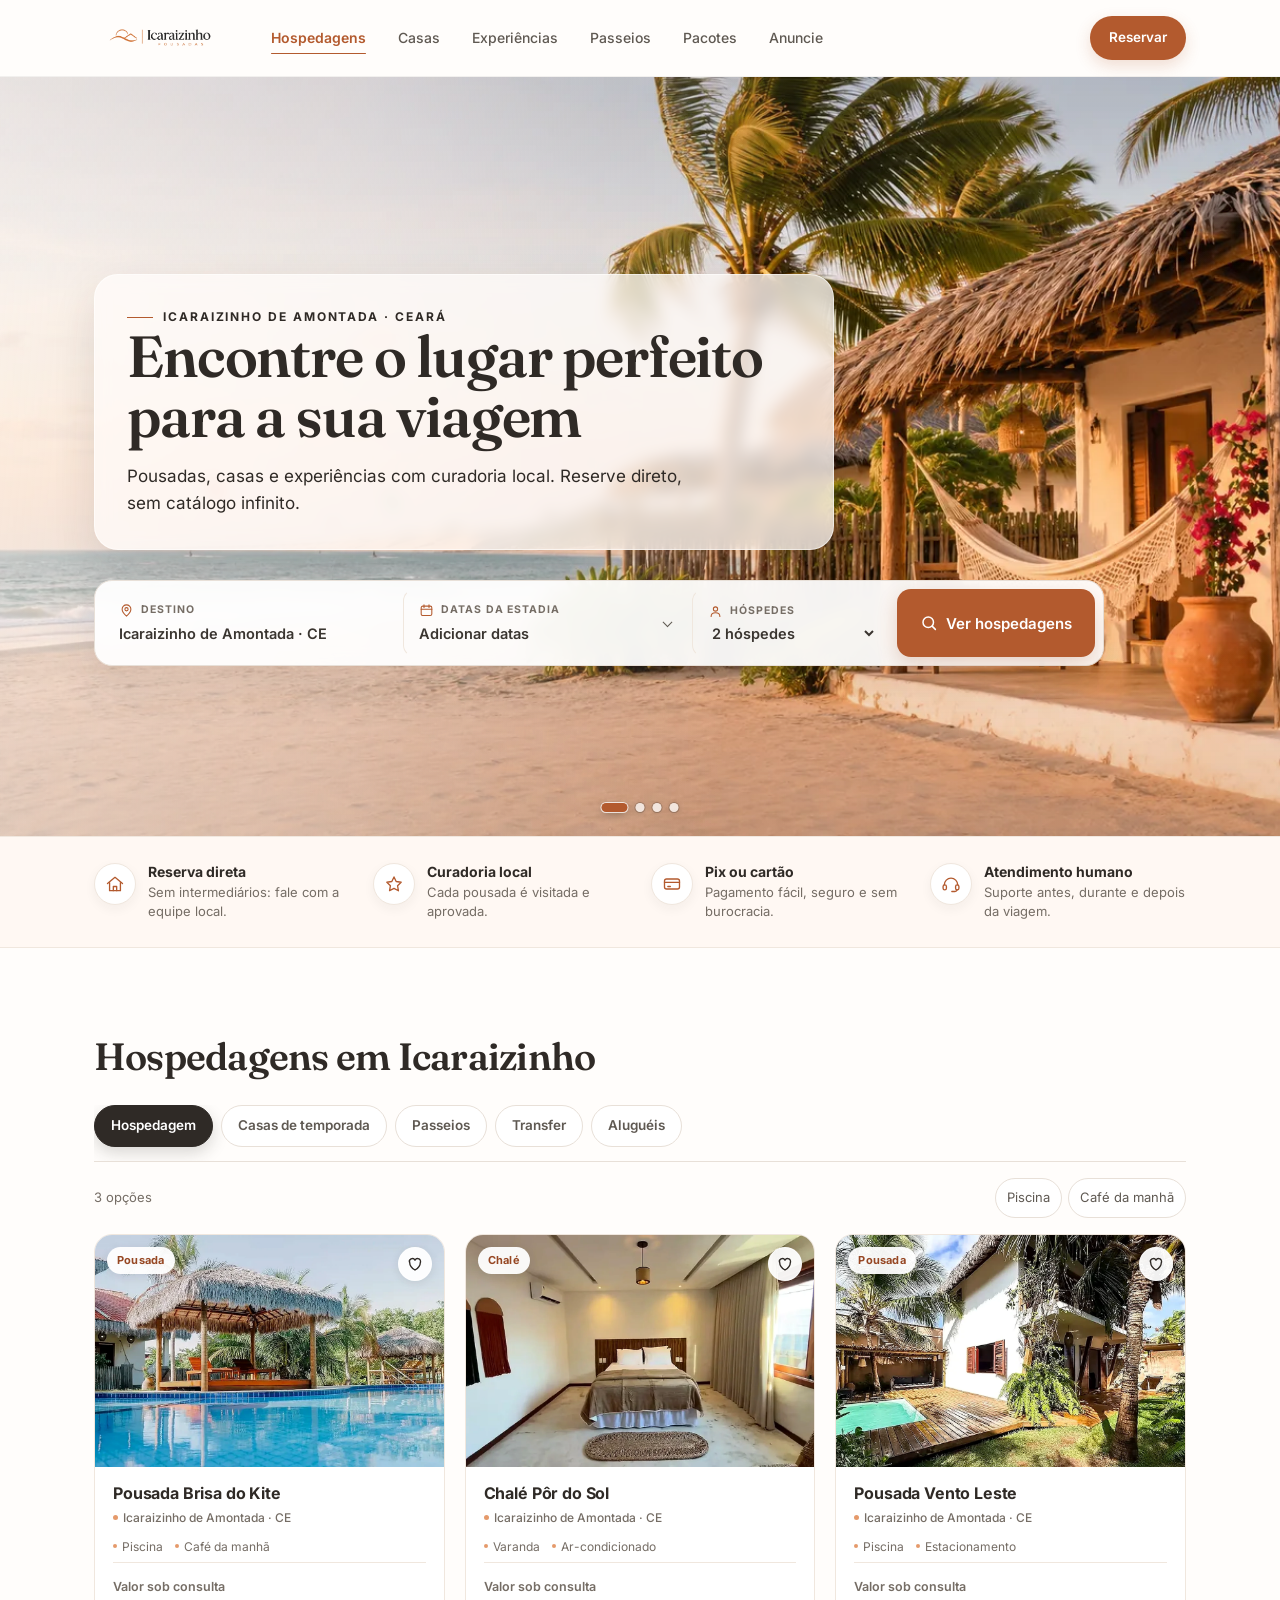
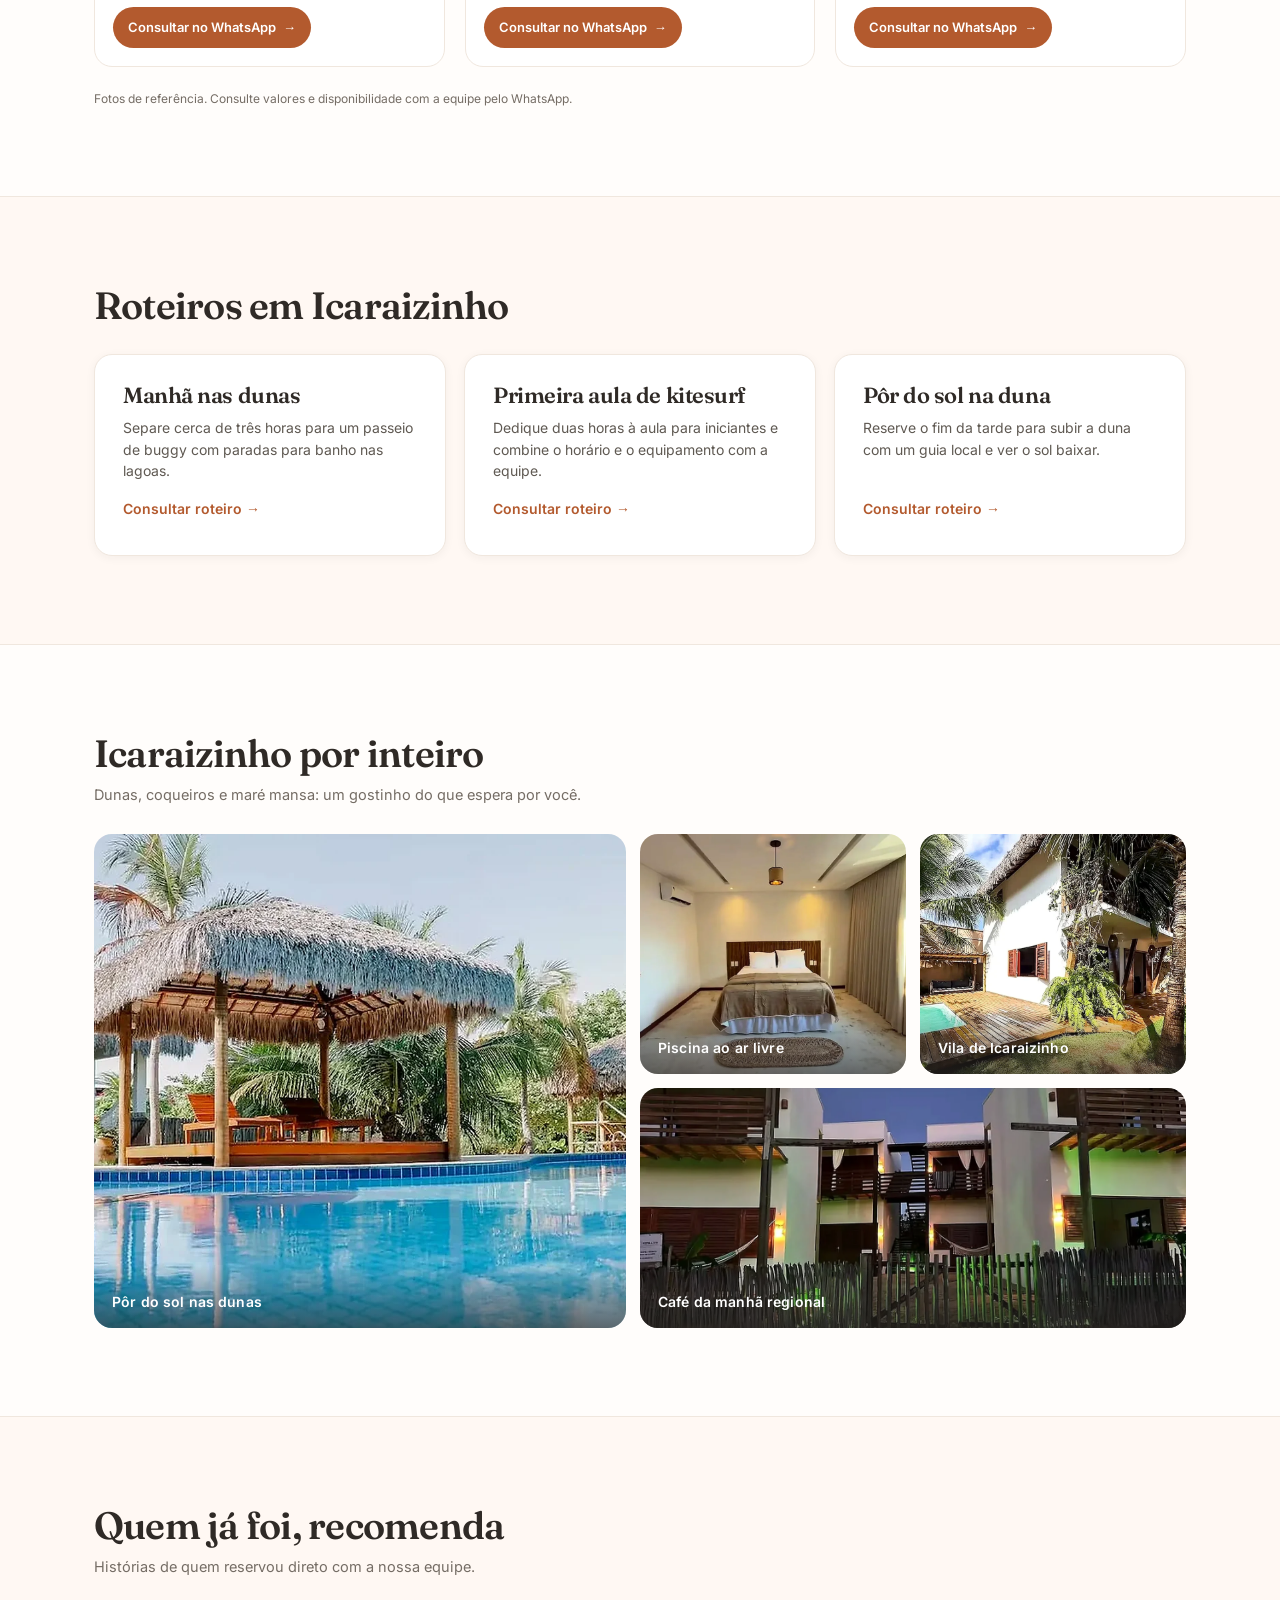
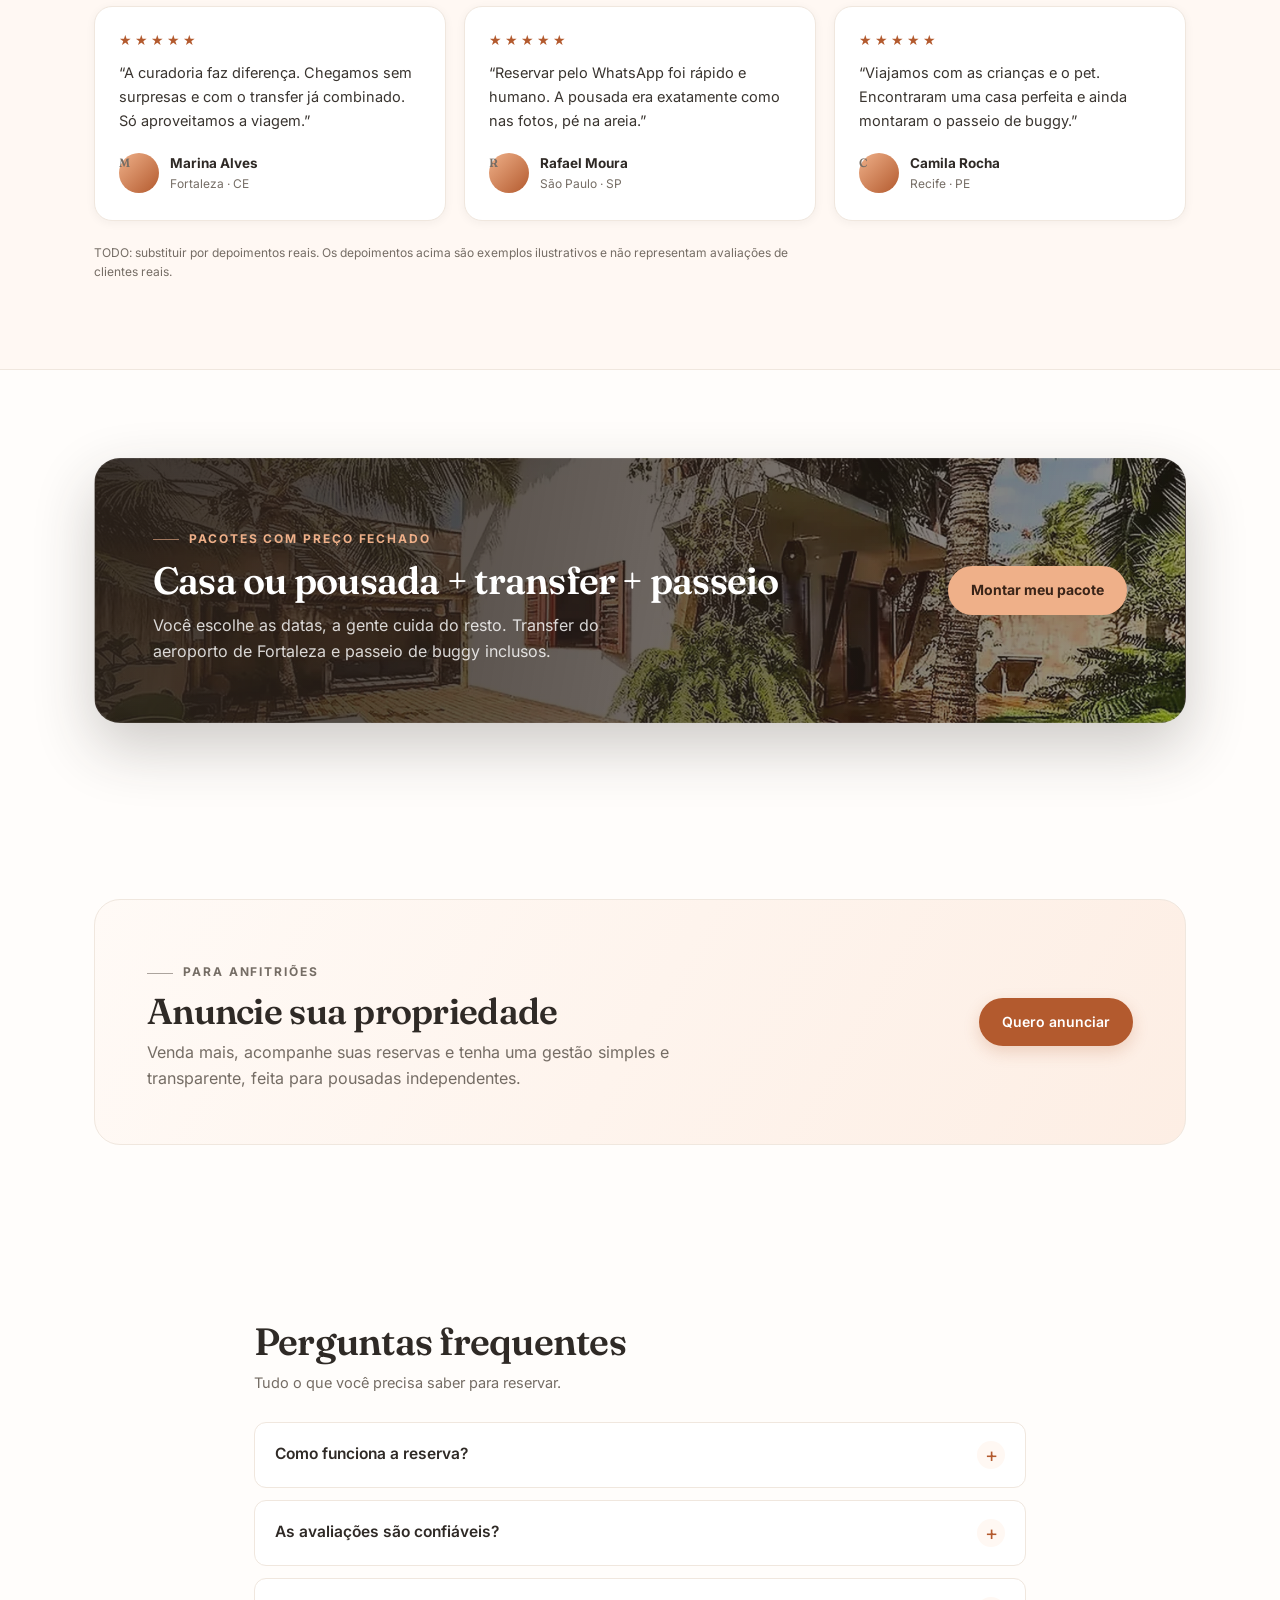
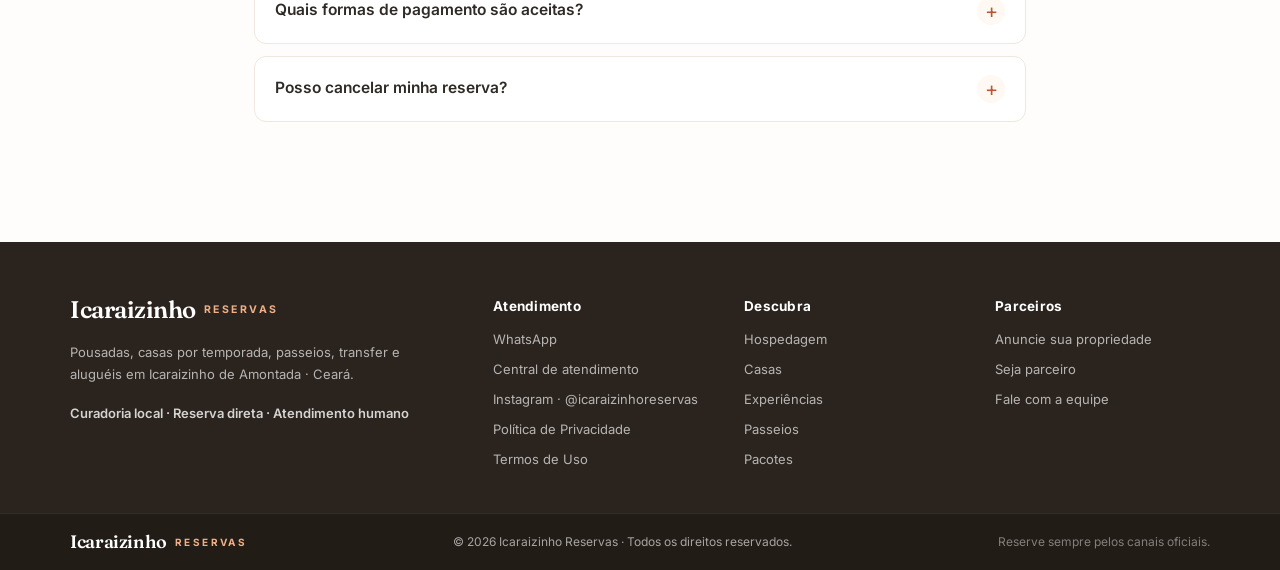
<file: icaraizinho-reservas/index.html>
<!DOCTYPE html>
<html lang="pt-BR">
<head>
  <meta charset="utf-8">
  <meta name="viewport" content="width=device-width, initial-scale=1, viewport-fit=cover">
  <meta name="description" content="Pousadas, casas, passeios e transfer com curadoria em Icaraizinho de Amontada, Ceará. Reserve direto, sem catálogo infinito.">
  <meta name="theme-color" content="#fffdfb">
  <title>Icaraizinho Reservas — Pousadas e experiências selecionadas</title>
  <link rel="icon" type="image/png" href="favicon.png">
  <link rel="preload" as="font" type="font/woff2" crossorigin href="fonts/inter-latin.woff2">
  <link rel="preload" as="font" type="font/woff2" crossorigin href="fonts/fraunces-latin.woff2">

  <!-- TODO: substituir https://SEU-DOMINIO.vercel.app pelo domínio real de produção -->
  <link rel="canonical" href="https://SEU-DOMINIO.vercel.app/">
  <meta property="og:type" content="website">
  <meta property="og:title" content="Icaraizinho Reservas — Pousadas e experiências selecionadas">
  <meta property="og:description" content="Pousadas, casas, passeios e transfer com curadoria em Icaraizinho de Amontada, Ceará. Reserve direto, sem catálogo infinito.">
  <meta property="og:url" content="https://SEU-DOMINIO.vercel.app/">
  <meta property="og:image" content="https://SEU-DOMINIO.vercel.app/img/og-image.jpg">
  <meta property="og:image:width" content="1200">
  <meta property="og:image:height" content="630">
  <meta property="og:image:alt" content="Vista de uma pousada em Icaraizinho de Amontada ao pôr do sol">
  <meta property="og:locale" content="pt_BR">
  <meta property="og:site_name" content="Icaraizinho Reservas">
  <meta name="twitter:card" content="summary_large_image">
  <meta name="twitter:title" content="Icaraizinho Reservas — Pousadas e experiências selecionadas">
  <meta name="twitter:description" content="Pousadas, casas, passeios e transfer com curadoria em Icaraizinho de Amontada, Ceará. Reserve direto, sem catálogo infinito.">
  <meta name="twitter:image" content="https://SEU-DOMINIO.vercel.app/img/og-image.jpg">

  <script type="application/ld+json">
  {
    "@context": "https://schema.org",
    "@type": "FAQPage",
    "mainEntity": [
      {
        "@type": "Question",
        "name": "Como funciona a reserva?",
        "acceptedAnswer": {
          "@type": "Answer",
          "text": "Você busca pelas datas, escolhe a propriedade ou experiência e finaliza pelo WhatsApp com nossa equipe, que confirma a disponibilidade e o pagamento."
        }
      },
      {
        "@type": "Question",
        "name": "As avaliações são confiáveis?",
        "acceptedAnswer": {
          "@type": "Answer",
          "text": "TODO: revisar texto. As notas e os depoimentos exibidos neste site são ilustrativos e não correspondem a avaliações verificadas de reservas reais. Confirme detalhes e condições diretamente com a nossa equipe pelo WhatsApp antes de reservar."
        }
      },
      {
        "@type": "Question",
        "name": "Quais formas de pagamento são aceitas?",
        "acceptedAnswer": {
          "@type": "Answer",
          "text": "Pix e cartão. Você garante as datas com uma entrada e paga o restante na chegada."
        }
      },
      {
        "@type": "Question",
        "name": "Posso cancelar minha reserva?",
        "acceptedAnswer": {
          "@type": "Answer",
          "text": "Sim. As condições de cancelamento variam por propriedade e temporada e são informadas antes da confirmação."
        }
      }
    ]
  }
  </script>
  <script type="application/ld+json">
  {
    "@context": "https://schema.org",
    "@type": "WebSite",
    "name": "Icaraizinho Reservas",
    "url": "https://SEU-DOMINIO.vercel.app/",
    "inLanguage": "pt-BR",
    "publisher": {
      "@type": "Organization",
      "name": "Icaraizinho Reservas",
      "url": "https://SEU-DOMINIO.vercel.app/",
      "logo": "https://SEU-DOMINIO.vercel.app/favicon.png"
    }
  }
  </script>
  <link rel="preload" as="image" href="img/pousadas_melhoradas_fotos_e_ia/pousada-1-foto-melhorada.webp" imagesrcset="img/pousadas_melhoradas_fotos_e_ia/pousada-1-1280.webp 1280w, img/pousadas_melhoradas_fotos_e_ia/pousada-1-foto-melhorada.webp 1920w" imagesizes="100vw" type="image/webp">
  <link rel="stylesheet" href="css/style.css">
</head>
<body>

<a class="skip-link" href="#conteudo">Pular para o conteúdo</a>

<header class="site-header" id="site-header">
  <div class="wrap header-top">
    <a class="brand" href="#conteudo" aria-label="Icaraizinho Reservas — início">
      <img class="brand-logo" src="img/image-removebg-preview.png" alt="Icaraizinho Reservas" width="866" height="288">
    </a>

    <nav class="main-nav" id="main-nav" aria-label="Navegação principal">
      <a href="#hospedagens" class="is-active">Hospedagens</a>
      <a href="casas.html">Casas</a>
      <a href="#experiencias">Experiências</a>
      <a href="passeios.html">Passeios</a>
      <a href="#pacotes">Pacotes</a>
      <a href="#anuncie">Anuncie</a>
    </nav>

    <div class="header-top-actions">
      <a class="btn btn-light" href="#reservar">Reservar</a>
      <button class="nav-toggle" id="nav-toggle" type="button" aria-label="Abrir menu" aria-expanded="false" aria-controls="main-nav">
        <span></span><span></span><span></span>
      </button>
    </div>
  </div>
</header>

<main id="conteudo">

  <section class="hero">
    <div class="hero__slides" aria-hidden="true">
      <div class="hero-slide">
        <img src="img/refugio-hero-1672.webp" srcset="img/refugio-hero-1280.webp 1280w, img/refugio-hero-1672.webp 1672w" sizes="100vw" alt="" width="1672" height="941" fetchpriority="high" decoding="async">
      </div>
      <div class="hero-slide">
        <img src="img/refugio-hero-1672.webp" srcset="img/refugio-hero-1280.webp 1280w, img/refugio-hero-1672.webp 1672w" sizes="100vw" alt="" width="1672" height="941" loading="lazy" decoding="async">
      </div>
      <div class="hero-slide">
        <img src="img/refugio-hero-1672.webp" srcset="img/refugio-hero-1280.webp 1280w, img/refugio-hero-1672.webp 1672w" sizes="100vw" alt="" width="1672" height="941" loading="lazy" decoding="async">
      </div>
      <div class="hero-slide">
        <img src="img/refugio-hero-1672.webp" srcset="img/refugio-hero-1280.webp 1280w, img/refugio-hero-1672.webp 1672w" sizes="100vw" alt="" width="1672" height="941" loading="lazy" decoding="async">
      </div>
    </div>
    <div class="hero__shade" aria-hidden="true"></div>

    <div class="wrap">
      <div class="hero-copy">
        <p class="eyebrow">Icaraizinho de Amontada · Ceará</p>
        <h1>Encontre o lugar perfeito para a sua viagem</h1>
        <p class="hero-sub">Pousadas, casas e experiências com curadoria local. Reserve direto, sem catálogo infinito.</p>
      </div>

      <form class="search" id="reservar" role="search" aria-label="Buscar hospedagens">
        <div class="field field-dest">
          <span class="field-label">
            <svg viewBox="0 0 24 24" aria-hidden="true"><path d="M12 21s7-6.1 7-11a7 7 0 1 0-14 0c0 4.9 7 11 7 11Z"/><circle cx="12" cy="10" r="2.6"/></svg>
            Destino
          </span>
          <span class="field-value">Icaraizinho de Amontada · CE</span>
        </div>
        <button class="field field-dates" type="button" id="stay-date-trigger" aria-haspopup="dialog" aria-controls="stay-dates">
          <span class="field-label">
            <svg viewBox="0 0 24 24" aria-hidden="true"><rect x="3.5" y="5" width="17" height="15" rx="2.5"/><path d="M8 3v4M16 3v4M3.5 10h17"/></svg>
            <span class="field-name">Datas da estadia</span>
          </span>
          <span class="field-value" id="stay-date-summary">Adicionar datas</span>
        </button>
        <div class="field field-guests">
          <label class="field-label" for="pax">
            <svg viewBox="0 0 24 24" aria-hidden="true"><circle cx="12" cy="8" r="3.4"/><path d="M5 20c0-3.6 3.1-6 7-6s7 2.4 7 6"/></svg>
            <span class="field-name">Hóspedes</span>
          </label>
          <select id="pax" name="hospedes">
            <option value="1">1 hóspede</option>
            <option value="2" selected>2 hóspedes</option>
            <option value="3">3 hóspedes</option>
            <option value="4">4 hóspedes</option>
            <option value="5">5 hóspedes</option>
            <option value="6">6 hóspedes</option>
            <option value="7">7 hóspedes</option>
            <option value="8">8 hóspedes</option>
            <option value="9">9 hóspedes</option>
            <option value="10">10 hóspedes</option>
          </select>
        </div>
        <input type="hidden" id="d-in" name="checkin">
        <input type="hidden" id="d-out" name="checkout">
        <button class="btn btn-search" type="submit">
          <svg viewBox="0 0 24 24" aria-hidden="true"><circle cx="11" cy="11" r="7"/><path d="m16.5 16.5 4 4"/></svg>
          Ver hospedagens
        </button>
      </form>
    </div>

    <div class="hero__dots" id="hero-dots" aria-label="Navegação do carrossel"></div>
  </section>

  <dialog class="stay-calendar" id="stay-dates" aria-labelledby="stay-date-title">
    <div class="calendar-head">
      <div>
        <h2 id="stay-date-title">Datas da estadia</h2>
        <p id="stay-date-instruction" aria-live="polite"></p>
      </div>
      <button class="calendar-icon" id="stay-date-close" type="button" aria-label="Fechar calendário">×</button>
    </div>
    <div class="calendar-month">
      <button class="calendar-icon" id="stay-date-prev" type="button" aria-label="Mês anterior">‹</button>
      <p id="stay-date-month" aria-live="polite"></p>
      <button class="calendar-icon" id="stay-date-next" type="button" aria-label="Próximo mês">›</button>
    </div>
    <div class="calendar-weekdays" aria-hidden="true">
      <span>Dom</span><span>Seg</span><span>Ter</span><span>Qua</span><span>Qui</span><span>Sex</span><span>Sáb</span>
    </div>
    <div class="calendar-days" id="stay-date-days" role="group" aria-labelledby="stay-date-month"></div>
    <div class="calendar-actions">
      <button class="calendar-clear" id="stay-date-clear" type="button">Limpar datas</button>
      <button class="btn btn-primary" id="stay-date-apply" type="button">Aplicar datas</button>
    </div>
  </dialog>

  <section class="benefits" aria-label="Por que reservar com a gente">
    <div class="wrap">
      <div class="benefits-grid">
        <div class="benefit">
          <span class="benefit-icon"><svg viewBox="0 0 24 24" aria-hidden="true"><path d="M3 11.5 12 4l9 7.5"/><path d="M5.5 10.5V20h13v-9.5"/><path d="M10 20v-5h4v5"/></svg></span>
          <div><b>Reserva direta</b><span>Sem intermediários: fale com a equipe local.</span></div>
        </div>
        <div class="benefit">
          <span class="benefit-icon"><svg viewBox="0 0 24 24" aria-hidden="true"><path d="M12 3.5 14.6 9l6 .9-4.3 4.2 1 6-5.3-2.8L6.7 20l1-6L3.4 9.9l6-.9L12 3.5Z"/></svg></span>
          <div><b>Curadoria local</b><span>Cada pousada é visitada e aprovada.</span></div>
        </div>
        <div class="benefit">
          <span class="benefit-icon"><svg viewBox="0 0 24 24" aria-hidden="true"><rect x="3" y="6" width="18" height="12" rx="2.5"/><path d="M3 10h18"/><path d="M7 15h3"/></svg></span>
          <div><b>Pix ou cartão</b><span>Pagamento fácil, seguro e sem burocracia.</span></div>
        </div>
        <div class="benefit">
          <span class="benefit-icon"><svg viewBox="0 0 24 24" aria-hidden="true"><path d="M4 13a8 8 0 0 1 16 0"/><rect x="2.5" y="13" width="4" height="6" rx="2"/><rect x="17.5" y="13" width="4" height="6" rx="2"/><path d="M19.5 19a3 3 0 0 1-3 2H13"/></svg></span>
          <div><b>Atendimento humano</b><span>Suporte antes, durante e depois da viagem.</span></div>
        </div>
      </div>
    </div>
  </section>

  <section class="section" id="hospedagens" aria-labelledby="catalog-title">
    <div class="wrap">
      <div class="section-head">
        <h2 id="catalog-title" tabindex="-1">Hospedagens em Icaraizinho</h2>
      </div>
      <div class="search-context" id="search-context" hidden>
        <p id="search-criteria" aria-live="polite"></p>
        <a href="#reservar" id="edit-search">Editar busca</a>
      </div>
      <div class="tabs" role="group" aria-label="Filtrar por categoria" id="tabs"></div>
      <div class="catalog-toolbar">
        <p class="catalog-count" id="catalog-count" role="status"></p>
        <div class="catalog-filters" id="catalog-filters" role="group" aria-label="Comodidades" hidden>
          <button class="catalog-filter" type="button" data-amenity="Piscina" aria-pressed="false">Piscina</button>
          <button class="catalog-filter" type="button" data-amenity="Café da manhã" aria-pressed="false">Café da manhã</button>
        </div>
        <label class="catalog-sort" id="catalog-sort" hidden>
          Ordenar
          <select id="price-order">
            <option value="default">Ordem do catálogo</option>
            <option value="price">Menor diária</option>
          </select>
        </label>
      </div>
      <div class="cards" id="grid"></div>
      <noscript><p class="note">Ative o JavaScript para ver as propriedades e experiências.</p></noscript>
      <p class="note">Fotos de referência. Consulte valores e disponibilidade com a equipe pelo WhatsApp.</p>
    </div>
  </section>

  <section class="section section-soft" id="experiencias">
    <div class="wrap">
      <div class="section-head">
        <h2>Roteiros em Icaraizinho</h2>
      </div>
      <div class="styles-grid">
        <article class="itinerary">
          <h3>Manhã nas dunas</h3>
          <p>Separe cerca de três horas para um passeio de buggy com paradas para banho nas lagoas.</p>
          <a class="section-link" href="passeios.html" target="_blank" rel="noopener" data-it="Buggy pelas dunas e lagoas" data-type="passeio" aria-label="Consultar o passeio de buggy pelo WhatsApp">Consultar roteiro →</a>
        </article>
        <article class="itinerary">
          <h3>Primeira aula de kitesurf</h3>
          <p>Dedique duas horas à aula para iniciantes e combine o horário e o equipamento com a equipe.</p>
          <a class="section-link" href="passeios.html" target="_blank" rel="noopener" data-it="Aula de kitesurf · 2 h" data-type="passeio" aria-label="Consultar a aula de kitesurf pelo WhatsApp">Consultar roteiro →</a>
        </article>
        <article class="itinerary">
          <h3>Pôr do sol na duna</h3>
          <p>Reserve o fim da tarde para subir a duna com um guia local e ver o sol baixar.</p>
          <a class="section-link" href="passeios.html" target="_blank" rel="noopener" data-it="Pôr do sol na duna" data-type="passeio" aria-label="Consultar o passeio ao pôr do sol pelo WhatsApp">Consultar roteiro →</a>
        </article>
      </div>
    </div>
  </section>

  <section class="section" id="galeria">
    <div class="wrap">
      <div class="section-head">
        <div>
          <h2>Icaraizinho por inteiro</h2>
          <p>Dunas, coqueiros e maré mansa: um gostinho do que espera por você.</p>
        </div>
      </div>
      <div class="gallery-grid">
        <figure class="gallery-item">
          <img src="img/pousadas_melhoradas_fotos_e_ia/pousada-1-foto-melhorada.webp" srcset="img/pousadas_melhoradas_fotos_e_ia/pousada-1-1280.webp 1280w, img/pousadas_melhoradas_fotos_e_ia/pousada-1-foto-melhorada.webp 1920w" sizes="(max-width: 680px) 100vw, 50vw" alt="Pôr do sol visto de uma pousada em Icaraizinho" width="1920" height="1080" loading="lazy" decoding="async">
          <figcaption>Pôr do sol nas dunas</figcaption>
        </figure>
        <figure class="gallery-item">
          <img src="img/pousadas_melhoradas_fotos_e_ia/pousada-2-1280.webp" srcset="img/pousadas_melhoradas_fotos_e_ia/pousada-2-1280.webp 1280w, img/pousadas_melhoradas_fotos_e_ia/pousada-2-foto-melhorada.webp 1920w" sizes="(max-width: 680px) 100vw, 25vw" alt="Área de piscina de uma pousada em Icaraizinho" width="1280" height="720" loading="lazy" decoding="async">
          <figcaption>Piscina ao ar livre</figcaption>
        </figure>
        <figure class="gallery-item">
          <img src="img/pousadas_melhoradas_fotos_e_ia/pousada-3-1280.webp" srcset="img/pousadas_melhoradas_fotos_e_ia/pousada-3-1280.webp 1280w, img/pousadas_melhoradas_fotos_e_ia/pousada-3-foto-melhorada.webp 1920w" sizes="(max-width: 680px) 100vw, 25vw" alt="Vila e coqueiros de Icaraizinho de Amontada" width="1280" height="720" loading="lazy" decoding="async">
          <figcaption>Vila de Icaraizinho</figcaption>
        </figure>
        <figure class="gallery-item">
          <img src="img/pousadas_melhoradas_fotos_e_ia/pousada-4-1280.webp" srcset="img/pousadas_melhoradas_fotos_e_ia/pousada-4-1280.webp 1280w, img/pousadas_melhoradas_fotos_e_ia/pousada-4-foto-melhorada.webp 1920w" sizes="(max-width: 680px) 100vw, 50vw" alt="Café da manhã servido em uma pousada de Icaraizinho" width="1280" height="720" loading="lazy" decoding="async">
          <figcaption>Café da manhã regional</figcaption>
        </figure>
      </div>
    </div>
  </section>

  <section class="section section-soft" id="depoimentos">
    <div class="wrap">
      <div class="section-head">
        <div>
          <h2>Quem já foi, recomenda</h2>
          <p>Histórias de quem reservou direto com a nossa equipe.</p>
        </div>
      </div>
      <div class="testimonials-grid">
        <article class="testimonial">
          <p class="stars" aria-label="Nota 5 de 5">★★★★★</p>
          <blockquote>“A curadoria faz diferença. Chegamos sem surpresas e com o transfer já combinado. Só aproveitamos a viagem.”</blockquote>
          <div class="testimonial-author">
            <span class="avatar">M</span>
            <div><b>Marina Alves</b><span>Fortaleza · CE</span></div>
          </div>
        </article>
        <article class="testimonial">
          <p class="stars" aria-label="Nota 5 de 5">★★★★★</p>
          <blockquote>“Reservar pelo WhatsApp foi rápido e humano. A pousada era exatamente como nas fotos, pé na areia.”</blockquote>
          <div class="testimonial-author">
            <span class="avatar">R</span>
            <div><b>Rafael Moura</b><span>São Paulo · SP</span></div>
          </div>
        </article>
        <article class="testimonial">
          <p class="stars" aria-label="Nota 5 de 5">★★★★★</p>
          <blockquote>“Viajamos com as crianças e o pet. Encontraram uma casa perfeita e ainda montaram o passeio de buggy.”</blockquote>
          <div class="testimonial-author">
            <span class="avatar">C</span>
            <div><b>Camila Rocha</b><span>Recife · PE</span></div>
          </div>
        </article>
      </div>
      <p class="note">TODO: substituir por depoimentos reais. Os depoimentos acima são exemplos ilustrativos e não representam avaliações de clientes reais.</p>
    </div>
  </section>

  <section class="section" id="pacotes">
    <div class="wrap">
      <div class="cta-band">
        <div class="cta-copy">
          <p class="eyebrow">Pacotes com preço fechado</p>
          <h2>Casa ou pousada + transfer + passeio</h2>
          <p>Você escolhe as datas, a gente cuida do resto. Transfer do aeroporto de Fortaleza e passeio de buggy inclusos.</p>
        </div>
        <a class="btn btn-accent" id="pk" href="#" target="_blank" rel="noopener">Montar meu pacote</a>
      </div>
    </div>
  </section>

  <section class="section" id="anuncie">
    <div class="wrap">
      <div class="advertise">
        <div>
          <p class="eyebrow">Para anfitriões</p>
          <h2>Anuncie sua propriedade</h2>
          <p>Venda mais, acompanhe suas reservas e tenha uma gestão simples e transparente, feita para pousadas independentes.</p>
        </div>
        <a class="btn btn-primary" id="anuncie-cta" href="#" target="_blank" rel="noopener">Quero anunciar</a>
      </div>
    </div>
  </section>

  <section class="section faq" id="faq">
    <div class="wrap narrow">
      <div class="section-head">
        <div>
          <h2>Perguntas frequentes</h2>
          <p>Tudo o que você precisa saber para reservar.</p>
        </div>
      </div>
      <details>
        <summary>Como funciona a reserva?</summary>
        <p>Você busca pelas datas, escolhe a propriedade ou experiência e finaliza pelo WhatsApp com nossa equipe, que confirma a disponibilidade e o pagamento.</p>
      </details>
      <details>
        <summary>As avaliações são confiáveis?</summary>
        <p>TODO: revisar texto. As notas e os depoimentos exibidos neste site são ilustrativos e não correspondem a avaliações verificadas de reservas reais. Confirme detalhes e condições diretamente com a nossa equipe pelo WhatsApp antes de reservar.</p>
      </details>
      <details>
        <summary>Quais formas de pagamento são aceitas?</summary>
        <p>Pix e cartão. Você garante as datas com uma entrada e paga o restante na chegada.</p>
      </details>
      <details>
        <summary>Posso cancelar minha reserva?</summary>
        <p>Sim. As condições de cancelamento variam por propriedade e temporada e são informadas antes da confirmação.</p>
      </details>
    </div>
  </section>

</main>

<footer class="site-footer">
  <div class="wrap footer-inner">
    <div class="footer-brand">
      <a class="brand brand-light" href="#conteudo">
        <span class="brand-mark">Icaraizinho</span>
        <span class="brand-sub">Reservas</span>
      </a>
      <p>Pousadas, casas por temporada, passeios, transfer e aluguéis em Icaraizinho de Amontada · Ceará.</p>
      <p class="footer-trust">Curadoria local · Reserva direta · Atendimento humano</p>
    </div>
    <div class="footer-col">
      <h4>Atendimento</h4>
      <a href="#" id="footer-wa" target="_blank" rel="noopener">WhatsApp</a>
      <a href="#faq">Central de atendimento</a>
      <a href="https://instagram.com/icaraizinhoreservas" target="_blank" rel="noopener">Instagram · @icaraizinhoreservas</a>
      <a href="privacidade.html">Política de Privacidade</a>
      <a href="termos.html">Termos de Uso</a>
    </div>
    <div class="footer-col">
      <h4>Descubra</h4>
      <a href="#hospedagens">Hospedagem</a>
      <a href="casas.html">Casas</a>
      <a href="#experiencias">Experiências</a>
      <a href="passeios.html">Passeios</a>
      <a href="#pacotes">Pacotes</a>
    </div>
    <div class="footer-col">
      <h4>Parceiros</h4>
      <a href="#anuncie">Anuncie sua propriedade</a>
      <a href="#anuncie">Seja parceiro</a>
      <a href="#faq">Fale com a equipe</a>
    </div>
  </div>
  <div class="footer-bottom">
    <div class="wrap footer-bottom-inner">
      <a class="brand brand-light" href="#conteudo">
        <span class="brand-mark">Icaraizinho</span>
        <span class="brand-sub">Reservas</span>
      </a>
      <p>© 2026 Icaraizinho Reservas · Todos os direitos reservados.</p>
      <p>Reserve sempre pelos canais oficiais.</p>
    </div>
  </div>
</footer>

<script src="js/main.js"></script>
</body>
</html>
</file>
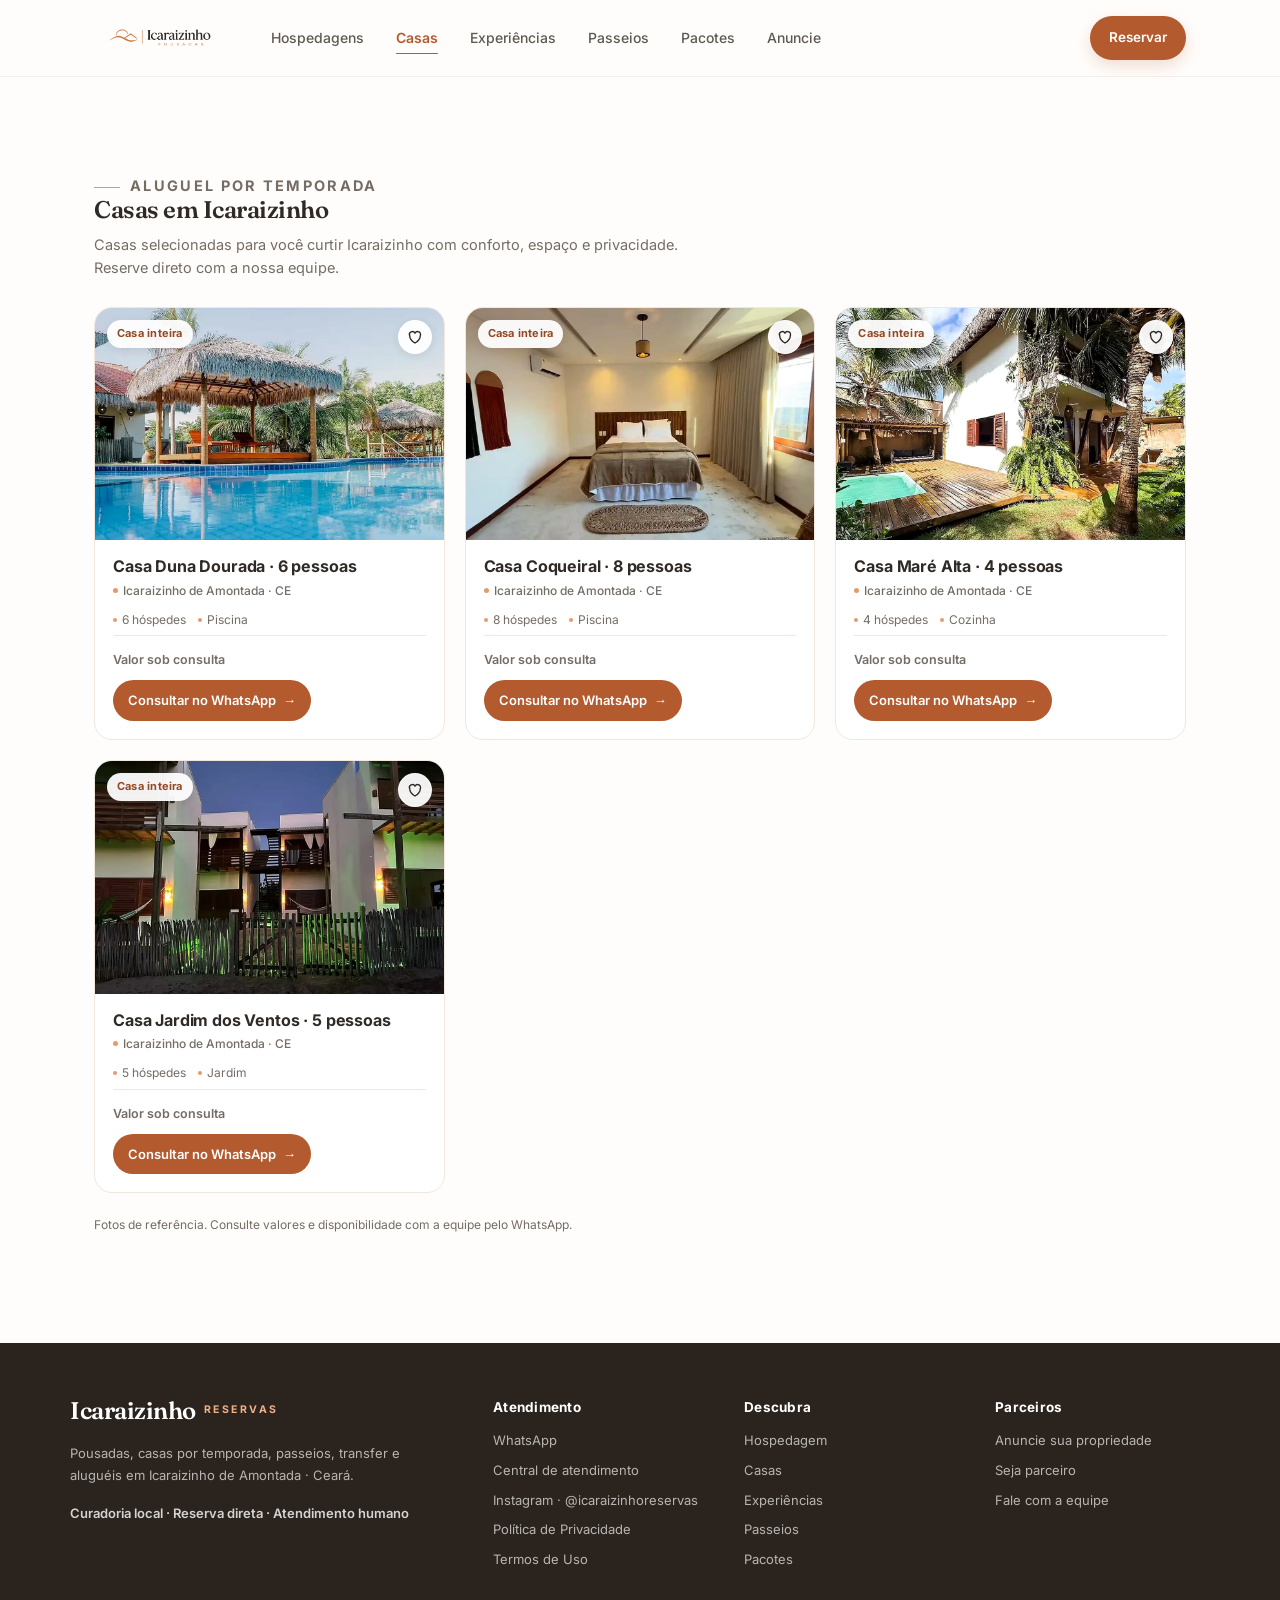
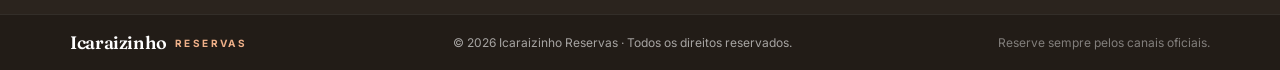
<file: icaraizinho-reservas/casas.html>
<!DOCTYPE html>
<html lang="pt-BR">
<head>
  <meta charset="utf-8">
  <meta name="viewport" content="width=device-width, initial-scale=1, viewport-fit=cover">
  <meta name="description" content="Casas para aluguel por temporada em Icaraizinho de Amontada, Ceará. Encontre a casa ideal para sua viagem e reserve direto pelo WhatsApp.">
  <meta name="theme-color" content="#fffdfb">
  <title>Casas para temporada em Icaraizinho — Icaraizinho Reservas</title>
  <link rel="icon" type="image/png" href="favicon.png">
  <link rel="preload" as="font" type="font/woff2" crossorigin href="fonts/inter-latin.woff2">
  <link rel="preload" as="font" type="font/woff2" crossorigin href="fonts/fraunces-latin.woff2">

  <!-- TODO: substituir https://SEU-DOMINIO.vercel.app pelo domínio real de produção -->
  <link rel="canonical" href="https://SEU-DOMINIO.vercel.app/casas.html">
  <meta property="og:type" content="website">
  <meta property="og:title" content="Casas para temporada em Icaraizinho — Icaraizinho Reservas">
  <meta property="og:description" content="Casas para aluguel por temporada em Icaraizinho de Amontada, Ceará. Reserve direto, sem catálogo infinito.">
  <meta property="og:url" content="https://SEU-DOMINIO.vercel.app/casas.html">
  <meta property="og:image" content="https://SEU-DOMINIO.vercel.app/img/og-image.jpg">
  <meta property="og:locale" content="pt_BR">
  <meta property="og:site_name" content="Icaraizinho Reservas">
  <meta name="twitter:card" content="summary_large_image">
  <meta name="twitter:title" content="Casas para temporada em Icaraizinho — Icaraizinho Reservas">
  <meta name="twitter:description" content="Casas para aluguel por temporada em Icaraizinho de Amontada, Ceará. Reserve direto, sem catálogo infinito.">
  <meta name="twitter:image" content="https://SEU-DOMINIO.vercel.app/img/og-image.jpg">

  <link rel="stylesheet" href="css/style.css">
</head>
<body>

<a class="skip-link" href="#conteudo">Pular para o conteúdo</a>

<header class="site-header" id="site-header">
  <div class="wrap header-top">
    <a class="brand" href="index.html" aria-label="Icaraizinho Reservas — início">
      <img class="brand-logo" src="img/image-removebg-preview.png" alt="Icaraizinho Reservas" width="866" height="288">
    </a>

    <nav class="main-nav" id="main-nav" aria-label="Navegação principal">
      <a href="index.html#hospedagens">Hospedagens</a>
      <a href="casas.html" class="is-active">Casas</a>
      <a href="index.html#experiencias">Experiências</a>
      <a href="passeios.html">Passeios</a>
      <a href="index.html#pacotes">Pacotes</a>
      <a href="index.html#anuncie">Anuncie</a>
    </nav>

    <div class="header-top-actions">
      <a class="btn btn-light" href="index.html#reservar">Reservar</a>
      <button class="nav-toggle" id="nav-toggle" type="button" aria-label="Abrir menu" aria-expanded="false" aria-controls="main-nav">
        <span></span><span></span><span></span>
      </button>
    </div>
  </div>
</header>

<main id="conteudo">
  <section class="section">
    <div class="wrap">
      <div class="section-head">
        <div>
          <p class="eyebrow">Aluguel por temporada</p>
          <h1>Casas em Icaraizinho</h1>
          <p>Casas selecionadas para você curtir Icaraizinho com conforto, espaço e privacidade. Reserve direto com a nossa equipe.</p>
        </div>
      </div>
      <div class="cards" id="casas-grid"></div>
      <noscript><p class="note">Ative o JavaScript para ver as casas disponíveis.</p></noscript>
      <p class="note">Fotos de referência. Consulte valores e disponibilidade com a equipe pelo WhatsApp.</p>
    </div>
  </section>
</main>

<footer class="site-footer">
  <div class="wrap footer-inner">
    <div class="footer-brand">
      <a class="brand brand-light" href="index.html">
        <span class="brand-mark">Icaraizinho</span>
        <span class="brand-sub">Reservas</span>
      </a>
      <p>Pousadas, casas por temporada, passeios, transfer e aluguéis em Icaraizinho de Amontada · Ceará.</p>
      <p class="footer-trust">Curadoria local · Reserva direta · Atendimento humano</p>
    </div>
    <div class="footer-col">
      <h4>Atendimento</h4>
      <a href="#" id="footer-wa" target="_blank" rel="noopener">WhatsApp</a>
      <a href="index.html#faq">Central de atendimento</a>
      <a href="https://instagram.com/icaraizinhoreservas" target="_blank" rel="noopener">Instagram · @icaraizinhoreservas</a>
      <a href="privacidade.html">Política de Privacidade</a>
      <a href="termos.html">Termos de Uso</a>
    </div>
    <div class="footer-col">
      <h4>Descubra</h4>
      <a href="index.html#hospedagens">Hospedagem</a>
      <a href="casas.html">Casas</a>
      <a href="index.html#experiencias">Experiências</a>
      <a href="passeios.html">Passeios</a>
      <a href="index.html#pacotes">Pacotes</a>
    </div>
    <div class="footer-col">
      <h4>Parceiros</h4>
      <a href="index.html#anuncie">Anuncie sua propriedade</a>
      <a href="index.html#anuncie">Seja parceiro</a>
      <a href="index.html#faq">Fale com a equipe</a>
    </div>
  </div>
  <div class="footer-bottom">
    <div class="wrap footer-bottom-inner">
      <a class="brand brand-light" href="index.html">
        <span class="brand-mark">Icaraizinho</span>
        <span class="brand-sub">Reservas</span>
      </a>
      <p>© 2026 Icaraizinho Reservas · Todos os direitos reservados.</p>
      <p>Reserve sempre pelos canais oficiais.</p>
    </div>
  </div>
</footer>

<script src="js/main.js"></script>
</body>
</html>
</file>
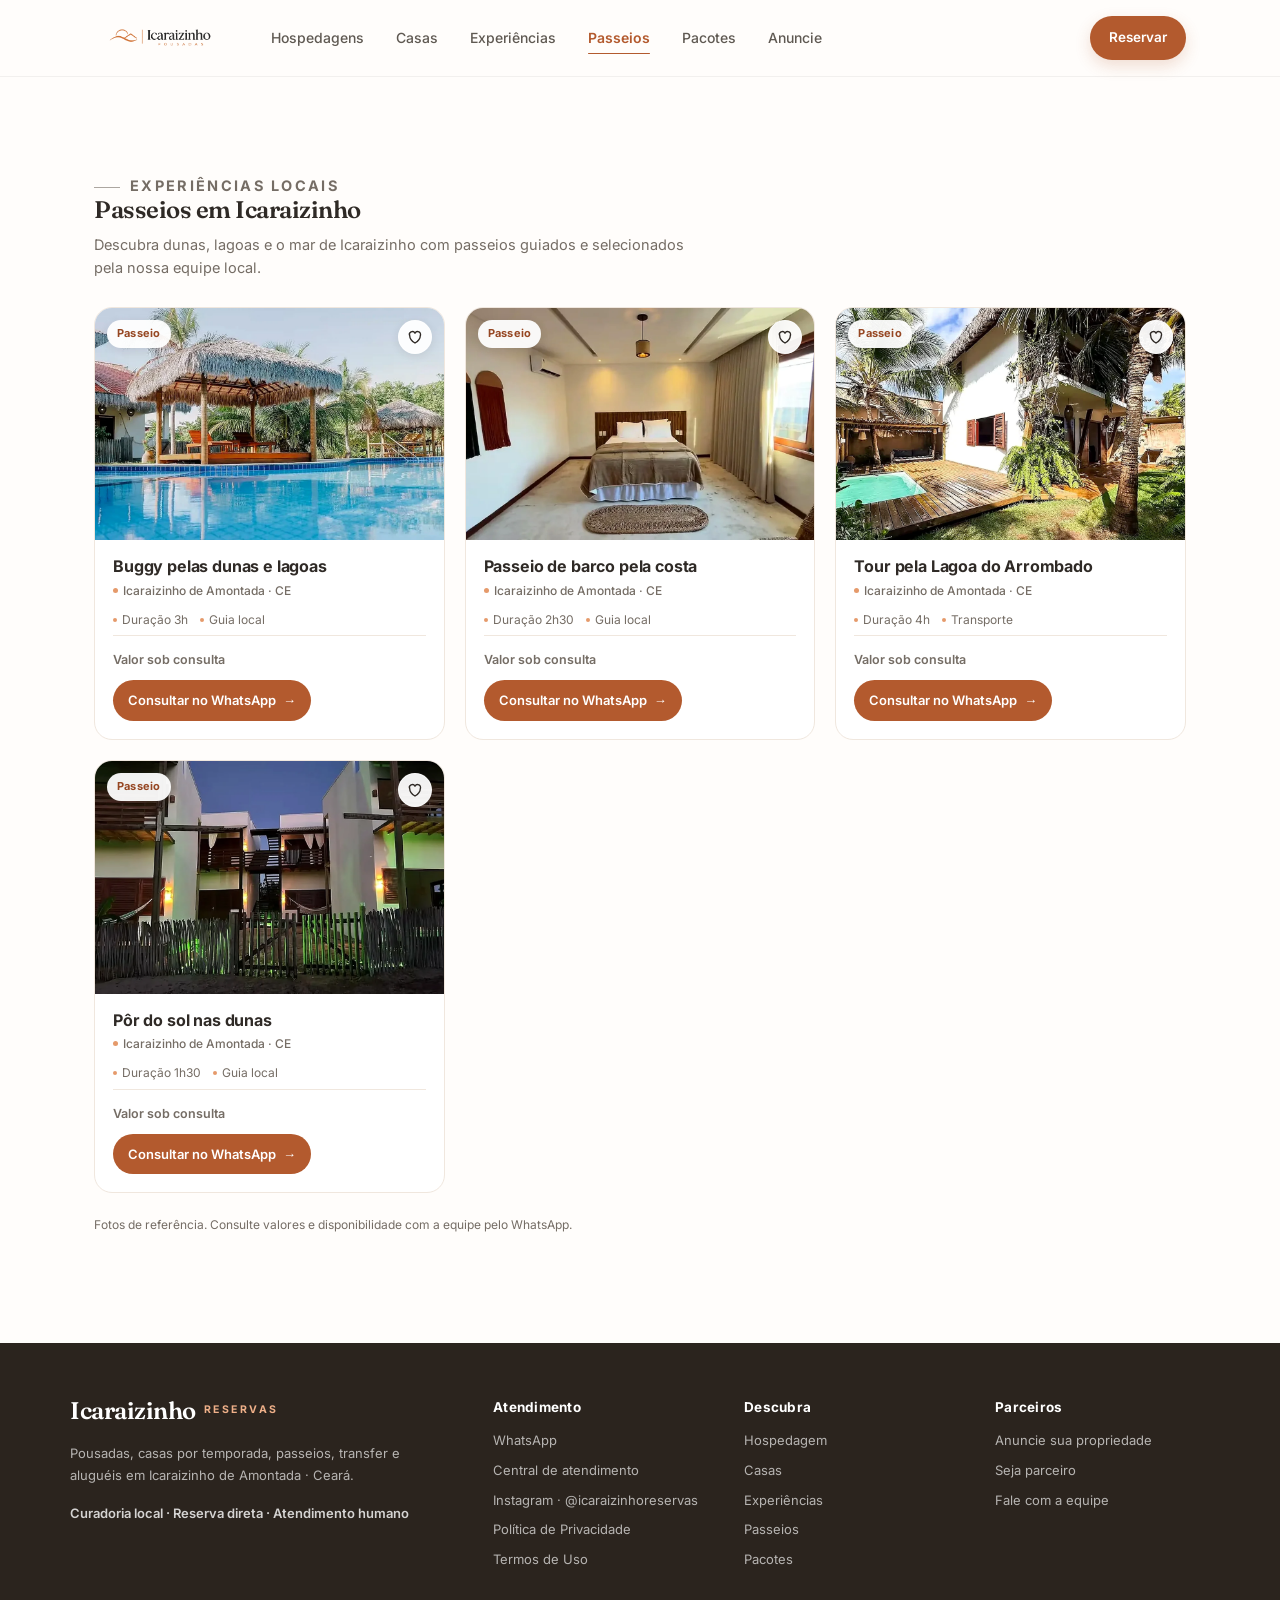
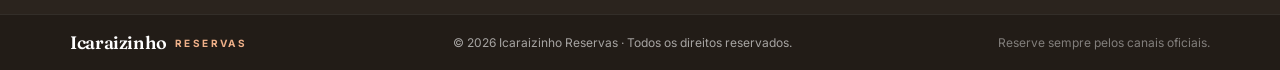
<file: icaraizinho-reservas/passeios.html>
<!DOCTYPE html>
<html lang="pt-BR">
<head>
  <meta charset="utf-8">
  <meta name="viewport" content="width=device-width, initial-scale=1, viewport-fit=cover">
  <meta name="description" content="Passeios em Icaraizinho de Amontada, Ceará. Buggy, passeio de barco, lagoas e dunas com guias locais. Reserve direto pelo WhatsApp.">
  <meta name="theme-color" content="#fffdfb">
  <title>Passeios em Icaraizinho — Icaraizinho Reservas</title>
  <link rel="icon" type="image/png" href="favicon.png">
  <link rel="preload" as="font" type="font/woff2" crossorigin href="fonts/inter-latin.woff2">
  <link rel="preload" as="font" type="font/woff2" crossorigin href="fonts/fraunces-latin.woff2">

  <!-- TODO: substituir https://SEU-DOMINIO.vercel.app pelo domínio real de produção -->
  <link rel="canonical" href="https://SEU-DOMINIO.vercel.app/passeios.html">
  <meta property="og:type" content="website">
  <meta property="og:title" content="Passeios em Icaraizinho — Icaraizinho Reservas">
  <meta property="og:description" content="Passeios em Icaraizinho de Amontada, Ceará. Buggy, barco, lagoas e dunas com guias locais.">
  <meta property="og:url" content="https://SEU-DOMINIO.vercel.app/passeios.html">
  <meta property="og:image" content="https://SEU-DOMINIO.vercel.app/img/og-image.jpg">
  <meta property="og:locale" content="pt_BR">
  <meta property="og:site_name" content="Icaraizinho Reservas">
  <meta name="twitter:card" content="summary_large_image">
  <meta name="twitter:title" content="Passeios em Icaraizinho — Icaraizinho Reservas">
  <meta name="twitter:description" content="Passeios em Icaraizinho de Amontada, Ceará. Buggy, barco, lagoas e dunas com guias locais.">
  <meta name="twitter:image" content="https://SEU-DOMINIO.vercel.app/img/og-image.jpg">

  <link rel="stylesheet" href="css/style.css">
</head>
<body>

<a class="skip-link" href="#conteudo">Pular para o conteúdo</a>

<header class="site-header" id="site-header">
  <div class="wrap header-top">
    <a class="brand" href="index.html" aria-label="Icaraizinho Reservas — início">
      <img class="brand-logo" src="img/image-removebg-preview.png" alt="Icaraizinho Reservas" width="866" height="288">
    </a>

    <nav class="main-nav" id="main-nav" aria-label="Navegação principal">
      <a href="index.html#hospedagens">Hospedagens</a>
      <a href="casas.html">Casas</a>
      <a href="index.html#experiencias">Experiências</a>
      <a href="passeios.html" class="is-active">Passeios</a>
      <a href="index.html#pacotes">Pacotes</a>
      <a href="index.html#anuncie">Anuncie</a>
    </nav>

    <div class="header-top-actions">
      <a class="btn btn-light" href="index.html#reservar">Reservar</a>
      <button class="nav-toggle" id="nav-toggle" type="button" aria-label="Abrir menu" aria-expanded="false" aria-controls="main-nav">
        <span></span><span></span><span></span>
      </button>
    </div>
  </div>
</header>

<main id="conteudo">
  <section class="section">
    <div class="wrap">
      <div class="section-head">
        <div>
          <p class="eyebrow">Experiências locais</p>
          <h1>Passeios em Icaraizinho</h1>
          <p>Descubra dunas, lagoas e o mar de Icaraizinho com passeios guiados e selecionados pela nossa equipe local.</p>
        </div>
      </div>
      <div class="cards" id="passeios-grid"></div>
      <noscript><p class="note">Ative o JavaScript para ver os passeios disponíveis.</p></noscript>
      <p class="note">Fotos de referência. Consulte valores e disponibilidade com a equipe pelo WhatsApp.</p>
    </div>
  </section>
</main>

<footer class="site-footer">
  <div class="wrap footer-inner">
    <div class="footer-brand">
      <a class="brand brand-light" href="index.html">
        <span class="brand-mark">Icaraizinho</span>
        <span class="brand-sub">Reservas</span>
      </a>
      <p>Pousadas, casas por temporada, passeios, transfer e aluguéis em Icaraizinho de Amontada · Ceará.</p>
      <p class="footer-trust">Curadoria local · Reserva direta · Atendimento humano</p>
    </div>
    <div class="footer-col">
      <h4>Atendimento</h4>
      <a href="#" id="footer-wa" target="_blank" rel="noopener">WhatsApp</a>
      <a href="index.html#faq">Central de atendimento</a>
      <a href="https://instagram.com/icaraizinhoreservas" target="_blank" rel="noopener">Instagram · @icaraizinhoreservas</a>
      <a href="privacidade.html">Política de Privacidade</a>
      <a href="termos.html">Termos de Uso</a>
    </div>
    <div class="footer-col">
      <h4>Descubra</h4>
      <a href="index.html#hospedagens">Hospedagem</a>
      <a href="casas.html">Casas</a>
      <a href="index.html#experiencias">Experiências</a>
      <a href="passeios.html">Passeios</a>
      <a href="index.html#pacotes">Pacotes</a>
    </div>
    <div class="footer-col">
      <h4>Parceiros</h4>
      <a href="index.html#anuncie">Anuncie sua propriedade</a>
      <a href="index.html#anuncie">Seja parceiro</a>
      <a href="index.html#faq">Fale com a equipe</a>
    </div>
  </div>
  <div class="footer-bottom">
    <div class="wrap footer-bottom-inner">
      <a class="brand brand-light" href="index.html">
        <span class="brand-mark">Icaraizinho</span>
        <span class="brand-sub">Reservas</span>
      </a>
      <p>© 2026 Icaraizinho Reservas · Todos os direitos reservados.</p>
      <p>Reserve sempre pelos canais oficiais.</p>
    </div>
  </div>
</footer>

<script src="js/main.js"></script>
</body>
</html>
</file>
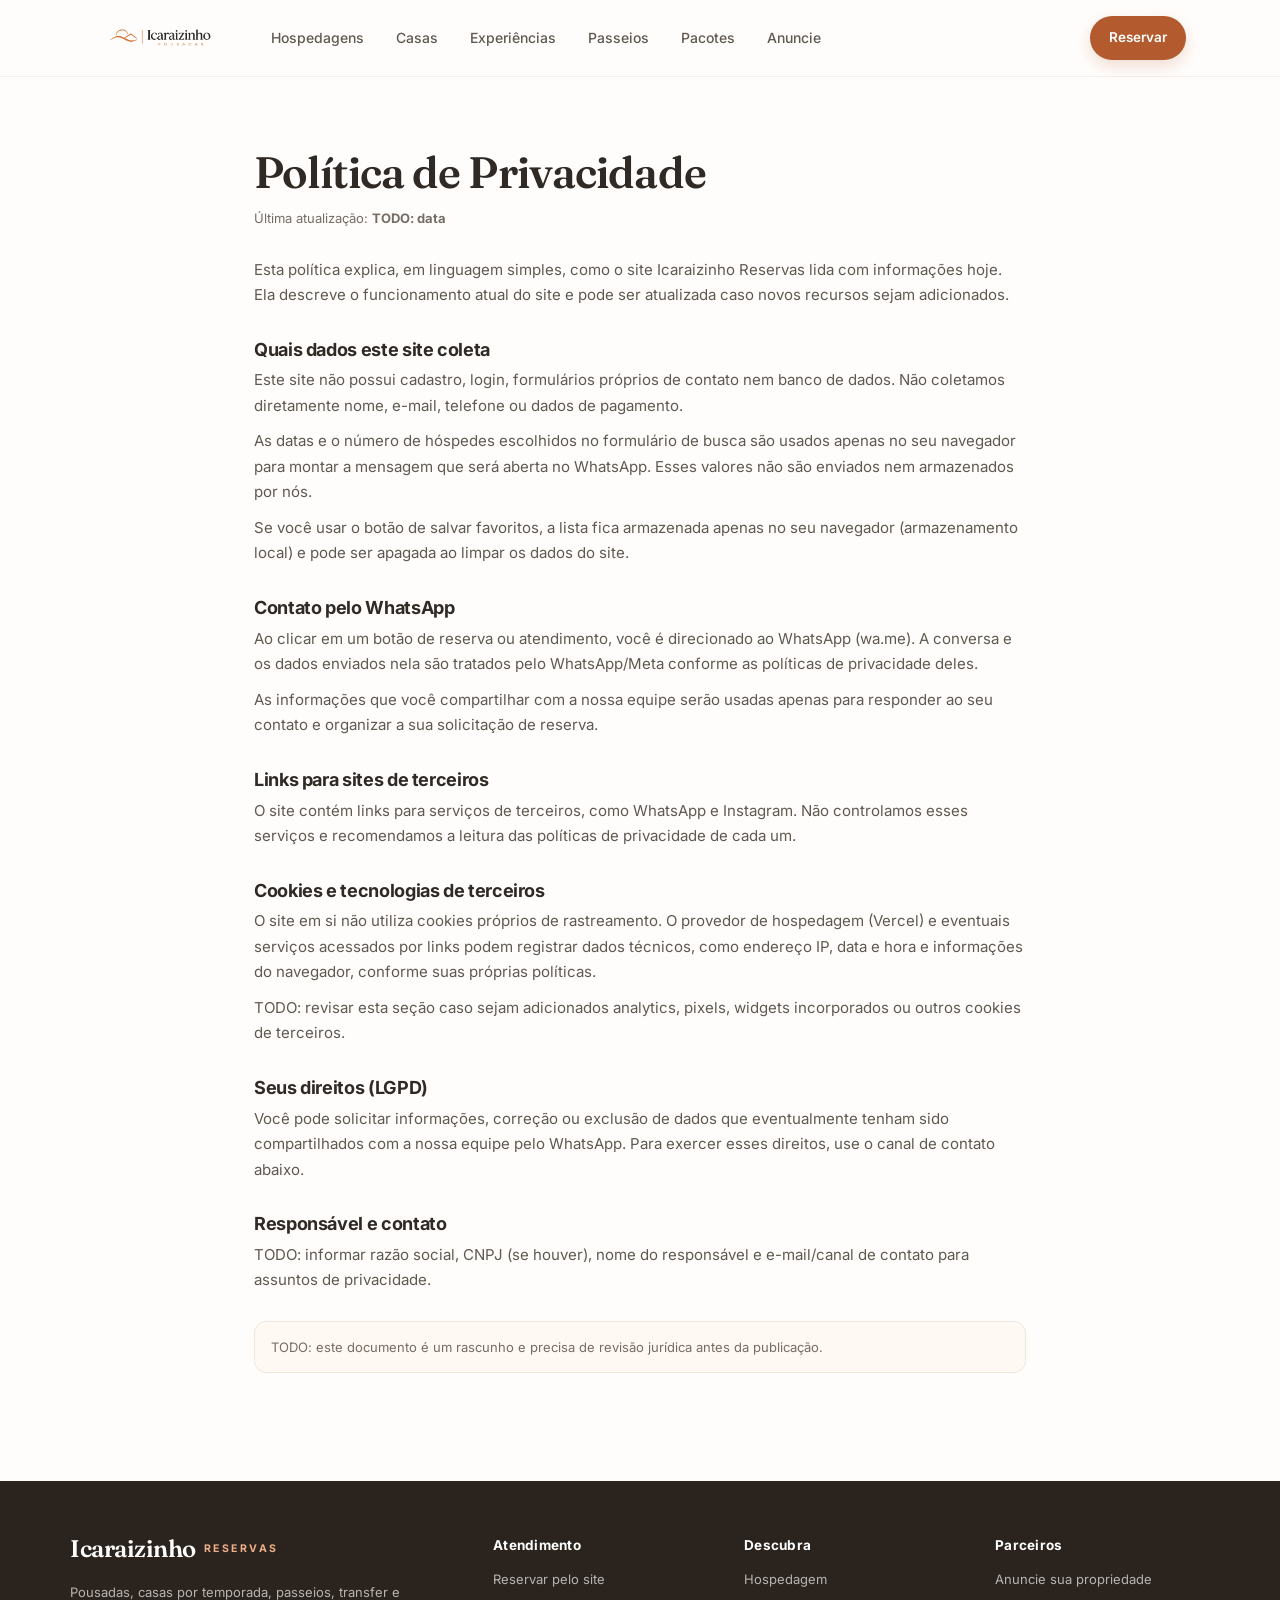
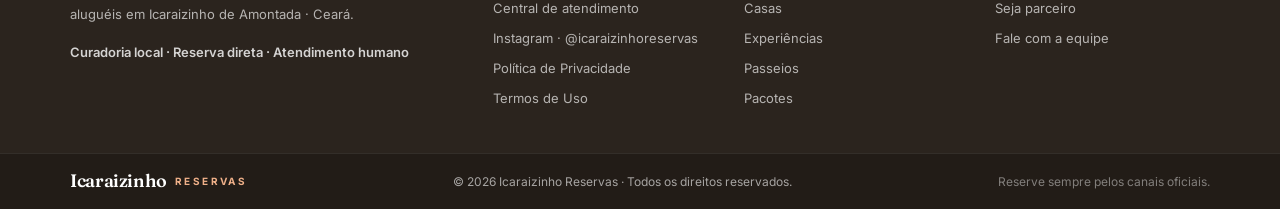
<file: icaraizinho-reservas/privacidade.html>
<!DOCTYPE html>
<html lang="pt-BR">
<head>
  <meta charset="utf-8">
  <meta name="viewport" content="width=device-width, initial-scale=1, viewport-fit=cover">
  <meta name="description" content="Política de Privacidade do Icaraizinho Reservas: como o site trata dados e contato via WhatsApp.">
  <meta name="theme-color" content="#fffdfb">
  <title>Política de Privacidade — Icaraizinho Reservas</title>
  <link rel="icon" type="image/png" href="favicon.png">
  <link rel="preload" as="font" type="font/woff2" crossorigin href="fonts/inter-latin.woff2">
  <link rel="preload" as="font" type="font/woff2" crossorigin href="fonts/fraunces-latin.woff2">
  <link rel="stylesheet" href="css/style.css">
</head>
<body>

<a class="skip-link" href="#conteudo">Pular para o conteúdo</a>

<header class="site-header" id="site-header">
  <div class="wrap header-top">
    <a class="brand" href="index.html" aria-label="Icaraizinho Reservas — início">
      <img class="brand-logo" src="img/image-removebg-preview.png" alt="Icaraizinho Reservas" width="866" height="288">
    </a>

    <nav class="main-nav" id="main-nav" aria-label="Navegação principal">
      <a href="index.html#hospedagens">Hospedagens</a>
      <a href="casas.html">Casas</a>
      <a href="index.html#experiencias">Experiências</a>
      <a href="passeios.html">Passeios</a>
      <a href="index.html#pacotes">Pacotes</a>
      <a href="index.html#anuncie">Anuncie</a>
    </nav>

    <div class="header-top-actions">
      <a class="btn btn-light" href="index.html#reservar">Reservar</a>
      <button class="nav-toggle" id="nav-toggle" type="button" aria-label="Abrir menu" aria-expanded="false" aria-controls="main-nav">
        <span></span><span></span><span></span>
      </button>
    </div>
  </div>
</header>

<main id="conteudo">
  <div class="wrap narrow legal">
    <h1>Política de Privacidade</h1>
    <p class="legal-updated">Última atualização: <strong>TODO: data</strong></p>

    <p>Esta política explica, em linguagem simples, como o site Icaraizinho Reservas lida com informações hoje. Ela descreve o funcionamento atual do site e pode ser atualizada caso novos recursos sejam adicionados.</p>

    <h2>Quais dados este site coleta</h2>
    <p>Este site não possui cadastro, login, formulários próprios de contato nem banco de dados. Não coletamos diretamente nome, e-mail, telefone ou dados de pagamento.</p>
    <p>As datas e o número de hóspedes escolhidos no formulário de busca são usados apenas no seu navegador para montar a mensagem que será aberta no WhatsApp. Esses valores não são enviados nem armazenados por nós.</p>
    <p>Se você usar o botão de salvar favoritos, a lista fica armazenada apenas no seu navegador (armazenamento local) e pode ser apagada ao limpar os dados do site.</p>

    <h2>Contato pelo WhatsApp</h2>
    <p>Ao clicar em um botão de reserva ou atendimento, você é direcionado ao WhatsApp (wa.me). A conversa e os dados enviados nela são tratados pelo WhatsApp/Meta conforme as políticas de privacidade deles.</p>
    <p>As informações que você compartilhar com a nossa equipe serão usadas apenas para responder ao seu contato e organizar a sua solicitação de reserva.</p>

    <h2>Links para sites de terceiros</h2>
    <p>O site contém links para serviços de terceiros, como WhatsApp e Instagram. Não controlamos esses serviços e recomendamos a leitura das políticas de privacidade de cada um.</p>

    <h2>Cookies e tecnologias de terceiros</h2>
    <p>O site em si não utiliza cookies próprios de rastreamento. O provedor de hospedagem (Vercel) e eventuais serviços acessados por links podem registrar dados técnicos, como endereço IP, data e hora e informações do navegador, conforme suas próprias políticas.</p>
    <p>TODO: revisar esta seção caso sejam adicionados analytics, pixels, widgets incorporados ou outros cookies de terceiros.</p>

    <h2>Seus direitos (LGPD)</h2>
    <p>Você pode solicitar informações, correção ou exclusão de dados que eventualmente tenham sido compartilhados com a nossa equipe pelo WhatsApp. Para exercer esses direitos, use o canal de contato abaixo.</p>

    <h2>Responsável e contato</h2>
    <p>TODO: informar razão social, CNPJ (se houver), nome do responsável e e-mail/canal de contato para assuntos de privacidade.</p>

    <p class="todo">TODO: este documento é um rascunho e precisa de revisão jurídica antes da publicação.</p>
  </div>
</main>

<footer class="site-footer">
  <div class="wrap footer-inner">
    <div class="footer-brand">
      <a class="brand brand-light" href="index.html">
        <span class="brand-mark">Icaraizinho</span>
        <span class="brand-sub">Reservas</span>
      </a>
      <p>Pousadas, casas por temporada, passeios, transfer e aluguéis em Icaraizinho de Amontada · Ceará.</p>
      <p class="footer-trust">Curadoria local · Reserva direta · Atendimento humano</p>
    </div>
    <div class="footer-col">
      <h4>Atendimento</h4>
      <a href="index.html#reservar">Reservar pelo site</a>
      <a href="index.html#faq">Central de atendimento</a>
      <a href="https://instagram.com/icaraizinhoreservas" target="_blank" rel="noopener">Instagram · @icaraizinhoreservas</a>
      <a href="privacidade.html">Política de Privacidade</a>
      <a href="termos.html">Termos de Uso</a>
    </div>
    <div class="footer-col">
      <h4>Descubra</h4>
      <a href="index.html#hospedagens">Hospedagem</a>
      <a href="casas.html">Casas</a>
      <a href="index.html#experiencias">Experiências</a>
      <a href="passeios.html">Passeios</a>
      <a href="index.html#pacotes">Pacotes</a>
    </div>
    <div class="footer-col">
      <h4>Parceiros</h4>
      <a href="index.html#anuncie">Anuncie sua propriedade</a>
      <a href="index.html#anuncie">Seja parceiro</a>
      <a href="index.html#faq">Fale com a equipe</a>
    </div>
  </div>
  <div class="footer-bottom">
    <div class="wrap footer-bottom-inner">
      <a class="brand brand-light" href="index.html">
        <span class="brand-mark">Icaraizinho</span>
        <span class="brand-sub">Reservas</span>
      </a>
      <p>© 2026 Icaraizinho Reservas · Todos os direitos reservados.</p>
      <p>Reserve sempre pelos canais oficiais.</p>
    </div>
  </div>
</footer>

<script src="js/main.js"></script>
</body>
</html>
</file>
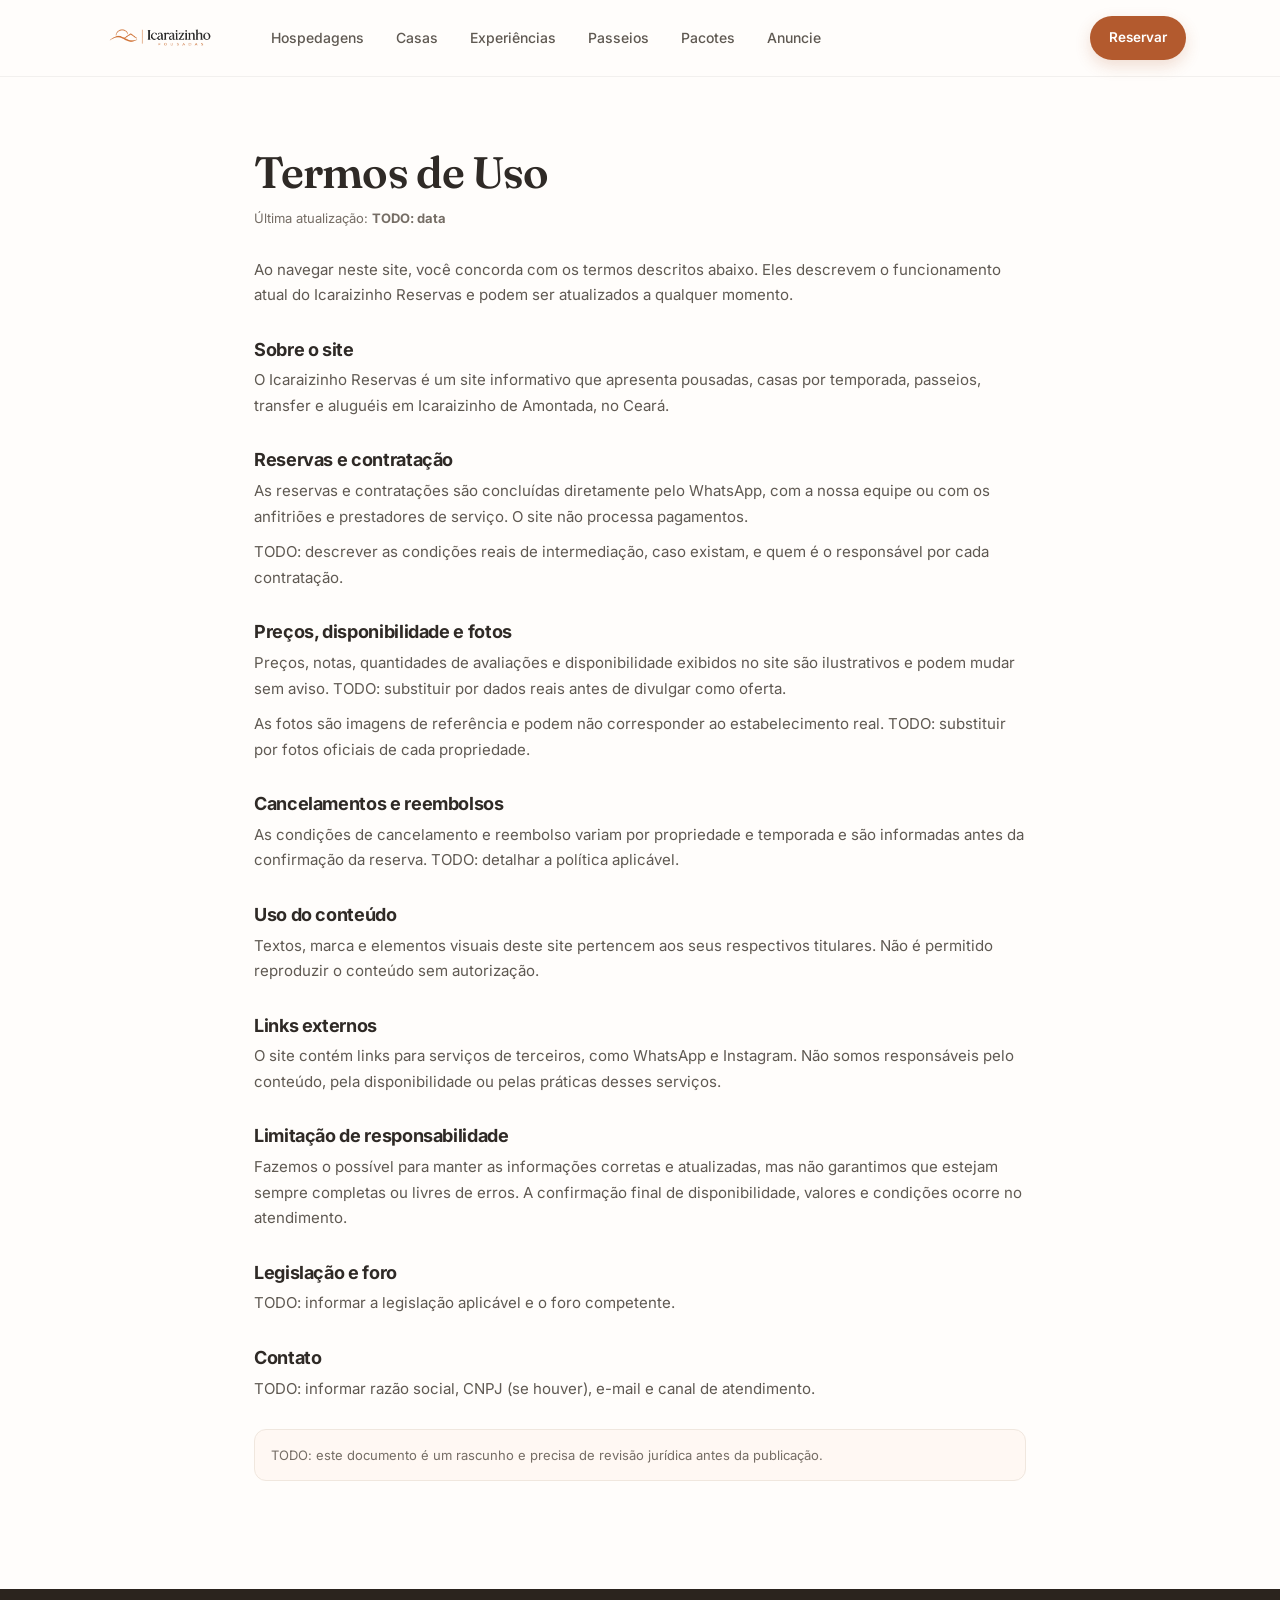
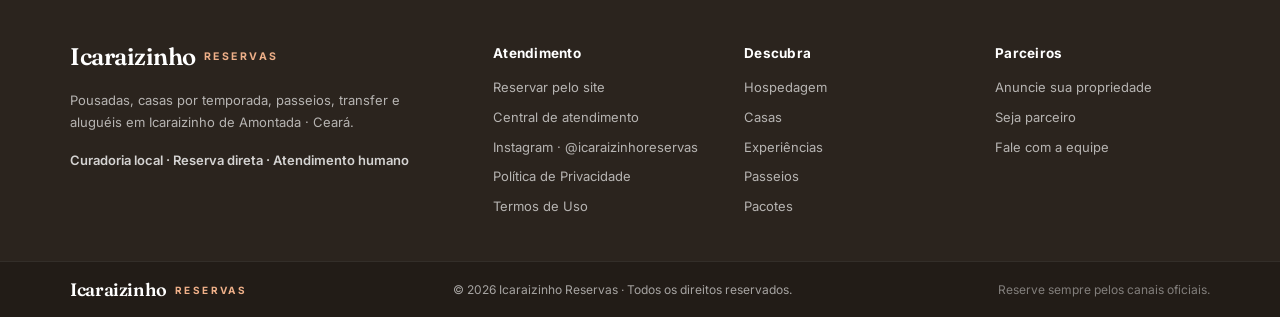
<file: icaraizinho-reservas/termos.html>
<!DOCTYPE html>
<html lang="pt-BR">
<head>
  <meta charset="utf-8">
  <meta name="viewport" content="width=device-width, initial-scale=1, viewport-fit=cover">
  <meta name="description" content="Termos de Uso do Icaraizinho Reservas: informações sobre o site, reservas via WhatsApp, preços, fotos e responsabilidades.">
  <meta name="theme-color" content="#fffdfb">
  <title>Termos de Uso — Icaraizinho Reservas</title>
  <link rel="icon" type="image/png" href="favicon.png">
  <link rel="preload" as="font" type="font/woff2" crossorigin href="fonts/inter-latin.woff2">
  <link rel="preload" as="font" type="font/woff2" crossorigin href="fonts/fraunces-latin.woff2">
  <link rel="stylesheet" href="css/style.css">
</head>
<body>

<a class="skip-link" href="#conteudo">Pular para o conteúdo</a>

<header class="site-header" id="site-header">
  <div class="wrap header-top">
    <a class="brand" href="index.html" aria-label="Icaraizinho Reservas — início">
      <img class="brand-logo" src="img/image-removebg-preview.png" alt="Icaraizinho Reservas" width="866" height="288">
    </a>

    <nav class="main-nav" id="main-nav" aria-label="Navegação principal">
      <a href="index.html#hospedagens">Hospedagens</a>
      <a href="casas.html">Casas</a>
      <a href="index.html#experiencias">Experiências</a>
      <a href="passeios.html">Passeios</a>
      <a href="index.html#pacotes">Pacotes</a>
      <a href="index.html#anuncie">Anuncie</a>
    </nav>

    <div class="header-top-actions">
      <a class="btn btn-light" href="index.html#reservar">Reservar</a>
      <button class="nav-toggle" id="nav-toggle" type="button" aria-label="Abrir menu" aria-expanded="false" aria-controls="main-nav">
        <span></span><span></span><span></span>
      </button>
    </div>
  </div>
</header>

<main id="conteudo">
  <div class="wrap narrow legal">
    <h1>Termos de Uso</h1>
    <p class="legal-updated">Última atualização: <strong>TODO: data</strong></p>

    <p>Ao navegar neste site, você concorda com os termos descritos abaixo. Eles descrevem o funcionamento atual do Icaraizinho Reservas e podem ser atualizados a qualquer momento.</p>

    <h2>Sobre o site</h2>
    <p>O Icaraizinho Reservas é um site informativo que apresenta pousadas, casas por temporada, passeios, transfer e aluguéis em Icaraizinho de Amontada, no Ceará.</p>

    <h2>Reservas e contratação</h2>
    <p>As reservas e contratações são concluídas diretamente pelo WhatsApp, com a nossa equipe ou com os anfitriões e prestadores de serviço. O site não processa pagamentos.</p>
    <p>TODO: descrever as condições reais de intermediação, caso existam, e quem é o responsável por cada contratação.</p>

    <h2>Preços, disponibilidade e fotos</h2>
    <p>Preços, notas, quantidades de avaliações e disponibilidade exibidos no site são ilustrativos e podem mudar sem aviso. TODO: substituir por dados reais antes de divulgar como oferta.</p>
    <p>As fotos são imagens de referência e podem não corresponder ao estabelecimento real. TODO: substituir por fotos oficiais de cada propriedade.</p>

    <h2>Cancelamentos e reembolsos</h2>
    <p>As condições de cancelamento e reembolso variam por propriedade e temporada e são informadas antes da confirmação da reserva. TODO: detalhar a política aplicável.</p>

    <h2>Uso do conteúdo</h2>
    <p>Textos, marca e elementos visuais deste site pertencem aos seus respectivos titulares. Não é permitido reproduzir o conteúdo sem autorização.</p>

    <h2>Links externos</h2>
    <p>O site contém links para serviços de terceiros, como WhatsApp e Instagram. Não somos responsáveis pelo conteúdo, pela disponibilidade ou pelas práticas desses serviços.</p>

    <h2>Limitação de responsabilidade</h2>
    <p>Fazemos o possível para manter as informações corretas e atualizadas, mas não garantimos que estejam sempre completas ou livres de erros. A confirmação final de disponibilidade, valores e condições ocorre no atendimento.</p>

    <h2>Legislação e foro</h2>
    <p>TODO: informar a legislação aplicável e o foro competente.</p>

    <h2>Contato</h2>
    <p>TODO: informar razão social, CNPJ (se houver), e-mail e canal de atendimento.</p>

    <p class="todo">TODO: este documento é um rascunho e precisa de revisão jurídica antes da publicação.</p>
  </div>
</main>

<footer class="site-footer">
  <div class="wrap footer-inner">
    <div class="footer-brand">
      <a class="brand brand-light" href="index.html">
        <span class="brand-mark">Icaraizinho</span>
        <span class="brand-sub">Reservas</span>
      </a>
      <p>Pousadas, casas por temporada, passeios, transfer e aluguéis em Icaraizinho de Amontada · Ceará.</p>
      <p class="footer-trust">Curadoria local · Reserva direta · Atendimento humano</p>
    </div>
    <div class="footer-col">
      <h4>Atendimento</h4>
      <a href="index.html#reservar">Reservar pelo site</a>
      <a href="index.html#faq">Central de atendimento</a>
      <a href="https://instagram.com/icaraizinhoreservas" target="_blank" rel="noopener">Instagram · @icaraizinhoreservas</a>
      <a href="privacidade.html">Política de Privacidade</a>
      <a href="termos.html">Termos de Uso</a>
    </div>
    <div class="footer-col">
      <h4>Descubra</h4>
      <a href="index.html#hospedagens">Hospedagem</a>
      <a href="casas.html">Casas</a>
      <a href="index.html#experiencias">Experiências</a>
      <a href="passeios.html">Passeios</a>
      <a href="index.html#pacotes">Pacotes</a>
    </div>
    <div class="footer-col">
      <h4>Parceiros</h4>
      <a href="index.html#anuncie">Anuncie sua propriedade</a>
      <a href="index.html#anuncie">Seja parceiro</a>
      <a href="index.html#faq">Fale com a equipe</a>
    </div>
  </div>
  <div class="footer-bottom">
    <div class="wrap footer-bottom-inner">
      <a class="brand brand-light" href="index.html">
        <span class="brand-mark">Icaraizinho</span>
        <span class="brand-sub">Reservas</span>
      </a>
      <p>© 2026 Icaraizinho Reservas · Todos os direitos reservados.</p>
      <p>Reserve sempre pelos canais oficiais.</p>
    </div>
  </div>
</footer>

<script src="js/main.js"></script>
</body>
</html>
</file>
<file: icaraizinho-reservas/css/style.css>
@font-face{
  font-family:"Fraunces";font-style:normal;font-weight:400 700;font-display:swap;
  src:url("../fonts/fraunces-latin.woff2") format("woff2");
  unicode-range:U+0000-00FF,U+0131,U+0152-0153,U+02BB-02BC,U+02C6,U+02DA,U+02DC,U+0304,U+0308,U+0329,U+2000-206F,U+20AC,U+2122,U+2191,U+2193,U+2212,U+2215,U+FEFF,U+FFFD;
}
@font-face{
  font-family:"Fraunces";font-style:normal;font-weight:400 700;font-display:swap;
  src:url("../fonts/fraunces-latin-ext.woff2") format("woff2");
  unicode-range:U+0100-02BA,U+02BD-02C5,U+02C7-02CC,U+02CE-02D7,U+02DD-02FF,U+0304,U+0308,U+0329,U+1D00-1DBF,U+1E00-1E9F,U+1EF2-1EFF,U+2020,U+20A0-20AB,U+20AD-20C4,U+2113,U+2C60-2C7F,U+A720-A7FF;
}
@font-face{
  font-family:"Inter";font-style:normal;font-weight:400 700;font-display:swap;
  src:url("../fonts/inter-latin.woff2") format("woff2");
  unicode-range:U+0000-00FF,U+0131,U+0152-0153,U+02BB-02BC,U+02C6,U+02DA,U+02DC,U+0304,U+0308,U+0329,U+2000-206F,U+20AC,U+2122,U+2191,U+2193,U+2212,U+2215,U+FEFF,U+FFFD;
}
@font-face{
  font-family:"Inter";font-style:normal;font-weight:400 700;font-display:swap;
  src:url("../fonts/inter-latin-ext.woff2") format("woff2");
  unicode-range:U+0100-02BA,U+02BD-02C5,U+02C7-02CC,U+02CE-02D7,U+02DD-02FF,U+0304,U+0308,U+0329,U+1D00-1DBF,U+1E00-1E9F,U+1EF2-1EFF,U+2020,U+20A0-20AB,U+20AD-20C4,U+2113,U+2C60-2C7F,U+A720-A7FF;
}

:root{
  --peach:#efb089;
  --peach-soft:#fdeee4;
  --peach-deep:#e59a6b;
  --cream:#fff8f3;
  --sand:#f7f1ea;
  --bg:#fffdfb;
  --brand:#2f2a26;
  --brand-2:#5f5952;
  --terracotta:#b35a2e;
  --terracotta-deep:#964723;
  --ocean:#2f6f6a;
  --ink:#3a3530;
  --muted:#756d65;
  --hairline:#f0e7de;
  --line:#e8e0d8;
  --white:#ffffff;
  --orange:#b35a2e;
  --orange-deep:#964723;
  --link:#b35a2e;
  --font-display:"Fraunces",Georgia,"Times New Roman",serif;
  --font-body:"Inter",-apple-system,BlinkMacSystemFont,"Segoe UI",Roboto,"Helvetica Neue",Arial,sans-serif;
  --radius:12px;
  --radius-lg:18px;
  --radius-xl:26px;
  --shadow:0 2px 10px rgba(47,42,38,.05);
  --shadow-hover:0 18px 40px rgba(47,42,38,.12);
  --maxw:1140px;
  --space-1:6px;
  --space-2:12px;
  --space-3:18px;
  --space-4:28px;
  --space-5:40px;
  color-scheme:light;
}

*,*::before,*::after{box-sizing:border-box}
html{scroll-behavior:smooth;scroll-padding-top:92px;-webkit-text-size-adjust:100%;text-size-adjust:100%}
body{
  margin:0;
  background:var(--bg);
  color:var(--ink);
  font-family:var(--font-body);
  font-size:16px;
  line-height:1.6;
  -webkit-font-smoothing:antialiased;
  text-rendering:optimizeLegibility;
}
h1,h2,h3{
  margin:0;line-height:1.1;color:var(--brand);
  font-family:var(--font-display);font-weight:600;letter-spacing:-.02em;
}
h4{margin:0;line-height:1.3;color:var(--brand);font-family:var(--font-body);font-weight:700;letter-spacing:-.01em}
p{margin:0}
a{color:inherit;text-decoration:none}
a,button,input,select,summary{touch-action:manipulation}
img{display:block;max-width:100%;height:auto}
.wrap{width:100%;max-width:var(--maxw);margin:0 auto;padding-left:max(24px,env(safe-area-inset-left));padding-right:max(24px,env(safe-area-inset-right))}
.wrap.narrow{max-width:820px}
.eyebrow{font-family:var(--font-body);font-size:12px;font-weight:700;letter-spacing:.16em;text-transform:uppercase;color:var(--terracotta)}
.eyebrow::before{content:"";display:inline-block;width:26px;height:1px;margin-right:10px;vertical-align:middle;background:currentColor;opacity:.6}

:where(a,button,input,select,summary):focus-visible{
  outline:2px solid var(--terracotta);outline-offset:3px;border-radius:6px;
}

.skip-link{
  position:absolute;left:12px;top:-64px;z-index:200;
  background:var(--brand);color:#fff;padding:10px 16px;border-radius:0 0 10px 10px;
  font-family:var(--font-body);font-weight:600;font-size:14px;transition:top .2s;
}
.skip-link:focus{top:0;outline:2px solid var(--peach);outline-offset:2px}

/* Buttons */
.btn{
  display:inline-flex;align-items:center;justify-content:center;gap:8px;
  border:1px solid transparent;border-radius:999px;cursor:pointer;
  font-family:var(--font-body);font-weight:600;font-size:14px;padding:12px 22px;
  transition:background .2s,color .2s,border-color .2s,box-shadow .2s,transform .2s;
  white-space:nowrap;
}
.btn-primary{background:var(--terracotta);color:#fff;box-shadow:0 6px 16px rgba(179,90,46,.22)}
.btn-primary:hover{background:var(--terracotta-deep);transform:translateY(-1px)}
.btn-accent{background:var(--peach);color:#3a2418;font-weight:700}
.btn-accent:hover{background:#f6c3a2;transform:translateY(-1px)}

/* Header */
.site-header{
  position:sticky;top:0;z-index:100;color:var(--ink);
  background:rgba(255,253,251,.92);
  -webkit-backdrop-filter:blur(16px) saturate(160%);
  backdrop-filter:blur(16px) saturate(160%);
  border-bottom:1px solid rgba(47,42,38,.06);
  transition:box-shadow .25s,background .25s;
}
.site-header.is-scrolled{box-shadow:0 10px 30px rgba(47,42,38,.08);background:rgba(255,253,251,.97)}
.header-top{display:flex;align-items:center;gap:32px;height:76px}
.brand{display:inline-flex;align-items:center;gap:8px;line-height:1}
.brand-logo{height:44px;width:auto}
.brand-mark{font-family:var(--font-display);font-size:24px;font-weight:600;letter-spacing:-.02em;color:var(--brand)}
.brand-sub{font-size:10.5px;font-weight:700;letter-spacing:.24em;text-transform:uppercase;color:var(--terracotta)}
.header-top-actions{display:flex;align-items:center;gap:8px;margin-left:auto}
.main-nav{display:flex;align-items:center;gap:6px}
.main-nav a{
  position:relative;padding:9px 13px;font-size:14px;font-weight:500;color:var(--brand-2);
  border-radius:999px;white-space:nowrap;transition:color .18s,background .18s;
}
.main-nav a::after{
  content:"";position:absolute;left:13px;right:13px;bottom:4px;height:1.5px;border-radius:2px;
  background:var(--terracotta);transform:scaleX(0);transform-origin:left;transition:transform .22s;
}
.main-nav a:hover{color:var(--terracotta)}
.main-nav a:hover::after,.main-nav a.is-active::after{transform:scaleX(1)}
.main-nav a.is-active{color:var(--terracotta);font-weight:600}

.btn-light{background:var(--terracotta);color:#fff;font-size:13.5px;padding:10px 18px;box-shadow:0 6px 16px rgba(179,90,46,.2)}
.btn-light:hover{background:var(--terracotta-deep)}
.nav-toggle{
  display:none;flex-direction:column;align-items:center;justify-content:center;gap:4px;
  width:44px;height:44px;padding:0;border:1px solid var(--line);border-radius:12px;
  background:rgba(255,255,255,.7);cursor:pointer;margin-left:4px;
}
.nav-toggle span{width:18px;height:2px;border-radius:2px;background:var(--ink);transition:transform .25s,opacity .25s}
.nav-toggle[aria-expanded="true"] span:nth-child(1){transform:translateY(6px) rotate(45deg)}
.nav-toggle[aria-expanded="true"] span:nth-child(2){opacity:0}
.nav-toggle[aria-expanded="true"] span:nth-child(3){transform:translateY(-6px) rotate(-45deg)}

/* Hero */
.hero{
  position:relative;overflow:hidden;isolation:isolate;
  display:flex;align-items:center;
  min-height:min(88vh,760px);
  background:var(--cream);
  border-bottom:1px solid var(--hairline);
  padding:clamp(88px,12vh,132px) 0 clamp(72px,9vh,96px);
}
.hero > .wrap{width:100%}
.hero__slides,.hero-slide,.hero__shade{position:absolute;inset:0}
.hero__slides{z-index:0}
.hero-slide{position:absolute;inset:0;overflow:hidden;opacity:0;will-change:opacity}
.hero-slide img{
  position:absolute;inset:0;width:100%;height:100%;
  object-fit:cover;object-position:center;pointer-events:none;
}
.hero-slide:nth-child(1) img{object-position:54% 48%}
.hero-slide:nth-child(2) img{object-position:54% 96%}
.hero-slide:nth-child(3) img{object-position:50% 4%}
.hero-slide:nth-child(4) img{object-position:45% 86%}
.hero-slide.is-active{opacity:1;z-index:1}
.hero-slide.is-entering{opacity:0;z-index:2;animation:hero-fade-in 1.2s ease forwards}
@keyframes hero-fade-in{from{opacity:0}to{opacity:1}}
.hero__shade{
  z-index:3;pointer-events:none;
  background:
    linear-gradient(95deg,
      rgba(255,253,251,.55) 0%,
      rgba(255,253,251,.35) 28%,
      rgba(255,253,251,.12) 45%,
      rgba(255,253,251,0) 58%),
    linear-gradient(180deg,rgba(47,42,38,.14) 0%,rgba(47,42,38,0) 26%,rgba(47,42,38,0) 74%,rgba(47,42,38,.12) 100%);
}
.hero .wrap{position:relative;z-index:4}
.hero-copy{
  width:fit-content;max-width:min(100%,740px);
  padding:clamp(20px,3vw,32px);
  border:1px solid rgba(255,255,255,.55);border-radius:24px;
  background:rgba(255,253,251,.75);
  box-shadow:0 18px 44px rgba(47,42,38,.12);
  -webkit-backdrop-filter:blur(8px) saturate(120%);backdrop-filter:blur(8px) saturate(120%);
}
.hero-copy .eyebrow{color:var(--brand)}
.hero-copy .eyebrow::before{background:var(--terracotta);opacity:1}
.hero h1{font-size:clamp(34px,5vw,58px);max-width:820px;font-weight:600;line-height:1.04;color:var(--brand)}
.hero-sub{max-width:590px;margin-top:16px;color:var(--brand);font-size:17px;line-height:1.6}
.hero__dots{
  position:absolute;left:50%;bottom:24px;transform:translateX(-50%);z-index:5;
  display:flex;align-items:center;gap:8px;
}
.hero-dot{
  width:9px;height:9px;padding:0;border:0;border-radius:999px;cursor:pointer;
  background:rgba(255,255,255,.75);
  box-shadow:0 0 0 1px rgba(47,42,38,.25),0 2px 6px rgba(47,42,38,.18);
  transition:width .25s,background .25s,transform .2s,box-shadow .25s;
}
.hero-dot:hover{background:#fff}
.hero-dot.is-active{width:26px;background:var(--terracotta);box-shadow:0 0 0 1px rgba(255,255,255,.75),0 2px 8px rgba(47,42,38,.3)}

/* Search */
.search{
  display:grid;
  grid-template-columns:minmax(0,1.25fr) minmax(0,1.2fr) minmax(0,.85fr) auto;
  gap:4px;
  max-width:1010px;
  margin:30px 0 0;
  padding:8px;
  background:rgba(255,255,255,.94);
  border:1px solid var(--line);
  border-radius:var(--radius-lg);
  box-shadow:0 18px 50px rgba(47,42,38,.1);
  -webkit-backdrop-filter:blur(8px);
  backdrop-filter:blur(8px);
}
.field{
  display:flex;
  flex-direction:column;
  justify-content:center;
  gap:5px;
  min-width:0;
  min-height:68px;
  padding:9px 15px;
  border:1px solid transparent;
  border-radius:var(--radius);
  background:transparent;
  font:inherit;
}
.field + .field{border-inline-start-color:var(--hairline)}
.field-dates:hover,.field-guests:hover{background:var(--cream)}
.field-dates:focus-visible,.field-guests:focus-within{
  border-color:var(--peach-deep);
  background:var(--cream);
}
.field-label{
  display:flex;
  align-items:center;
  gap:7px;
  color:var(--muted);
  font-size:10.5px;
  font-weight:700;
  letter-spacing:.1em;
  text-transform:uppercase;
}
.field-label svg{
  flex:0 0 auto;
  width:15px;
  height:15px;
  fill:none;
  stroke:var(--terracotta);
  stroke-width:1.7;
  stroke-linecap:round;
  stroke-linejoin:round;
}
.field-value,.field select{
  color:var(--ink);
  font:inherit;
  font-size:14.5px;
  font-weight:600;
  line-height:1.35;
}
.field select{
  width:100%;
  min-width:0;
  padding:0;
  border:0;
  background:transparent;
  cursor:pointer;
}
.field-dates{
  position:relative;
  cursor:pointer;
  text-align:left;
}
.field-dates .field-value{padding-right:15px}
.field-dates::after{
  content:"";
  position:absolute;
  right:16px;
  top:50%;
  width:7px;
  height:7px;
  border:solid var(--brand-2);
  border-width:0 1.5px 1.5px 0;
  transform:translateY(-60%) rotate(45deg);
}
.btn-search{
  align-self:stretch;
  min-height:52px;
  background:var(--terracotta);
  color:var(--white);
  font-size:15px;
  border-radius:14px;
  padding:0 22px;
  box-shadow:0 8px 20px rgba(179,90,46,.22);
}
.btn-search:hover{background:var(--terracotta-deep);transform:translateY(-1px)}
.btn-search svg{width:18px;height:18px;fill:none;stroke:currentColor;stroke-width:2;stroke-linecap:round}

/* Stay calendar */
.stay-calendar{
  position:fixed;
  inset:0;
  width:min(440px,calc(100% - 32px));
  max-height:calc(100dvh - 32px);
  margin:auto;
  padding:20px;
  overflow:auto;
  overscroll-behavior:contain;
  color:var(--ink);
  background:var(--bg);
  border:1px solid var(--line);
  border-radius:var(--radius-lg);
  box-shadow:var(--shadow-hover);
}
.stay-calendar::backdrop{background:rgba(47,42,38,.46)}
.calendar-head{
  display:flex;
  align-items:flex-start;
  justify-content:space-between;
  gap:10px;
  margin-bottom:14px;
}
.calendar-head h2{font-size:25px}
.calendar-head p{min-height:22px;margin-top:5px;font-size:13px;color:var(--muted)}
.calendar-icon{
  display:grid;
  flex:0 0 44px;
  place-items:center;
  width:44px;
  height:44px;
  padding:0;
  border:1px solid var(--line);
  border-radius:50%;
  background:var(--white);
  color:var(--brand);
  font:inherit;
  font-size:23px;
  line-height:1;
  cursor:pointer;
}
.calendar-icon:hover{background:var(--cream);border-color:var(--peach)}
.calendar-icon[aria-disabled="true"]{color:var(--muted);opacity:.48;cursor:default}
.calendar-month{
  display:flex;
  align-items:center;
  justify-content:space-between;
  gap:8px;
  padding:8px 0;
  border-top:1px solid var(--hairline);
  color:var(--brand);
  font-size:15px;
  font-weight:700;
}
.calendar-month p::first-letter{text-transform:uppercase}
.calendar-weekdays,.calendar-days{display:grid;grid-template-columns:repeat(7,minmax(0,1fr));gap:3px}
.calendar-weekdays{margin:6px 0;text-align:center;color:var(--muted);font-size:11px;font-weight:600}
.calendar-day{
  min-width:0;
  min-height:42px;
  padding:0;
  background:var(--white);
  color:var(--ink);
  border:1px solid transparent;
  border-radius:8px;
  font:inherit;
  font-size:14px;
  font-weight:600;
  font-variant-numeric:tabular-nums;
  cursor:pointer;
}
.calendar-day:hover{border-color:var(--peach-deep)}
.calendar-day:disabled{background:transparent;color:var(--muted);opacity:.5;cursor:default}
.calendar-day.is-today{border-color:var(--peach-deep)}
.calendar-day.is-in-range{background:var(--peach-soft)}
.calendar-day[aria-pressed="true"]{background:var(--terracotta);color:var(--white)}
.calendar-actions{
  display:flex;
  justify-content:space-between;
  align-items:center;
  gap:8px;
  margin-top:16px;
  padding-top:14px;
  border-top:1px solid var(--hairline);
}
.calendar-clear{
  min-height:44px;
  padding:8px 4px;
  color:var(--terracotta-deep);
  border:0;
  background:transparent;
  font:inherit;
  font-size:14px;
  font-weight:600;
  cursor:pointer;
}
.calendar-clear:hover{text-decoration:underline}

/* Benefits strip */
.benefits{background:var(--cream);border-bottom:1px solid var(--hairline);padding:26px 0}
.benefits-grid{display:grid;grid-template-columns:repeat(4,1fr);gap:22px}
.benefit{display:flex;align-items:flex-start;gap:12px}
.benefit-icon{
  flex:0 0 auto;width:42px;height:42px;border-radius:50%;
  display:inline-flex;align-items:center;justify-content:center;
  background:#fff;border:1px solid var(--hairline);color:var(--terracotta);
  box-shadow:0 4px 12px rgba(47,42,38,.05);
}
.benefit-icon svg{width:20px;height:20px;fill:none;stroke:currentColor;stroke-width:1.6;stroke-linecap:round;stroke-linejoin:round}
.benefit b{display:block;font-size:14px;font-weight:700;color:var(--brand);line-height:1.3}
.benefit > div span{display:block;font-size:13px;color:var(--muted);margin-top:2px;line-height:1.45}

/* Sections */
.section{padding:clamp(52px,7vw,88px) 0}
.section-soft{background:var(--cream);border-top:1px solid var(--hairline);border-bottom:1px solid var(--hairline)}
.section-head{display:flex;justify-content:space-between;align-items:flex-end;gap:20px;flex-wrap:wrap;margin-bottom:28px}
.section-head h2{font-size:clamp(26px,3.4vw,38px);color:var(--brand);line-height:1.08}
.section-head p{margin-top:9px;color:var(--muted);max-width:620px;font-size:14.5px}
.section-link{font-size:14px;font-weight:600;color:var(--link);transition:gap .2s}
.section-link:hover{text-decoration:underline}

/* Search results */
.search-context{
  display:flex;
  flex-wrap:wrap;
  align-items:center;
  justify-content:space-between;
  gap:6px 16px;
  margin-bottom:18px;
  padding:11px 16px;
  border:1px solid var(--hairline);
  border-radius:var(--radius);
  background:var(--cream);
  color:var(--brand);
  font-size:14px;
}
.search-context a{color:var(--terracotta-deep);font-weight:600;text-decoration:underline}
.catalog-toolbar{
  display:flex;
  flex-wrap:wrap;
  align-items:center;
  gap:8px 14px;
  margin-bottom:16px;
}
.catalog-count{margin-right:auto;color:var(--muted);font-size:13px}
.catalog-filters{display:flex;flex-wrap:wrap;gap:6px}
.catalog-filter{
  min-height:40px;
  padding:6px 11px;
  border:1px solid var(--line);
  border-radius:999px;
  background:var(--white);
  color:var(--brand-2);
  font:inherit;
  font-size:13px;
  cursor:pointer;
}
.catalog-filter:hover,.catalog-filter[aria-pressed="true"]{background:var(--peach-soft);border-color:var(--peach-deep);color:var(--terracotta-deep)}
.catalog-sort{display:flex;flex-wrap:wrap;align-items:center;gap:8px;font-size:13px;color:var(--brand-2)}
.catalog-sort select{
  min-height:40px;
  padding:6px 10px;
  border:1px solid var(--line);
  border-radius:var(--radius);
  background:var(--white);
  color:var(--ink);
  font:inherit;
}
.search-context[hidden],.catalog-filters[hidden],.catalog-filter[hidden],.catalog-sort[hidden]{display:none}
.catalog-empty{
  grid-column:1 / -1;
  padding:18px 20px;
  border:1px solid var(--hairline);
  border-radius:var(--radius);
  background:var(--cream);
  color:var(--brand-2);
}

/* Tabs */
.tabs{display:flex;gap:8px;overflow-x:auto;padding-bottom:14px;margin-bottom:16px;border-bottom:1px solid var(--line);scrollbar-width:thin}
.tab{
  flex:0 0 auto;background:#fff;border:1px solid var(--line);border-radius:999px;
  padding:9px 16px;font:inherit;font-family:var(--font-body);font-size:13.5px;font-weight:600;color:var(--brand-2);cursor:pointer;
  transition:background .18s,color .18s,border-color .18s,box-shadow .18s;
}
.tab:hover{border-color:var(--peach);color:var(--terracotta);background:var(--cream)}
.tab[aria-pressed="true"]{background:var(--brand);border-color:var(--brand);color:#fff;box-shadow:0 6px 16px rgba(47,42,38,.18)}

/* Property cards */
.cards{display:grid;grid-template-columns:repeat(auto-fill,minmax(275px,1fr));gap:20px}
.card{
  background:#fff;border:1px solid var(--hairline);border-radius:var(--radius-lg);
  overflow:hidden;display:flex;flex-direction:column;
  transition:box-shadow .25s,border-color .25s,transform .25s;
}
.card:hover{box-shadow:var(--shadow-hover);border-color:var(--peach);transform:translateY(-3px)}
.card-media{position:relative;aspect-ratio:3/2;overflow:hidden;background:linear-gradient(135deg,var(--g1,#efb089),var(--g2,#b35a2e))}
.card-media img{width:100%;height:100%;object-fit:cover;transition:transform .5s}
.card:hover .card-media img{transform:scale(1.05)}
.card-badge{
  position:absolute;left:12px;top:12px;background:rgba(255,255,255,.94);color:var(--terracotta-deep);
  font-size:11px;font-weight:700;letter-spacing:.02em;padding:5px 10px;border-radius:999px;
  box-shadow:0 2px 8px rgba(47,42,38,.1);
}
.card-wish{
  position:absolute;right:12px;top:12px;width:34px;height:34px;padding:0;
  display:inline-flex;align-items:center;justify-content:center;
  background:rgba(255,255,255,.94);border:1px solid rgba(255,255,255,.6);border-radius:50%;
  color:var(--brand);cursor:pointer;transition:background .18s,color .18s,transform .18s;
  box-shadow:0 2px 8px rgba(47,42,38,.1);
}
.card-wish:hover{background:#fff;color:var(--terracotta);transform:scale(1.06)}
.card-wish svg{width:18px;height:18px;fill:none;stroke:currentColor;stroke-width:1.8;stroke-linecap:round;stroke-linejoin:round}
.card-wish.is-saved{color:var(--terracotta)}
.card-wish.is-saved svg{fill:currentColor}
.card-body{padding:16px 18px 18px;display:flex;flex-direction:column;gap:6px;flex:1}
.card-loc{margin-top:3px;font-size:12px;color:var(--muted);font-weight:500;display:flex;align-items:center;gap:5px}
.card-loc::before{content:"";width:5px;height:5px;border-radius:50%;background:var(--peach-deep)}
.card-head{display:flex;align-items:flex-start;justify-content:space-between;gap:10px}
.card-head h3{font-family:var(--font-body);font-size:16px;font-weight:700;line-height:1.35;color:var(--brand);letter-spacing:-.01em}
.card-rating{display:flex;flex-direction:column;align-items:flex-end;gap:3px;flex:0 0 auto}
.rating-score{
  background:var(--terracotta);color:#fff;font-size:13px;font-weight:700;
  padding:5px 8px;border-radius:6px;line-height:1;
}
.rating-text{font-size:11px;font-weight:700;color:var(--terracotta-deep);white-space:nowrap}
.card-reviews{font-size:12px;color:var(--muted)}
.amenities{display:flex;flex-wrap:wrap;gap:3px 12px;font-size:12px;color:var(--muted);margin-top:4px}
.amenities span{display:inline-flex;align-items:center;gap:5px}
.amenities span::before{content:"";width:4px;height:4px;border-radius:50%;background:var(--peach-deep)}
.card-foot{display:flex;flex-wrap:wrap;align-items:center;justify-content:space-between;gap:10px;padding-top:14px;border-top:1px solid var(--hairline);margin-top:auto}
.price{display:flex;flex-direction:column;line-height:1.2}
.price small{color:var(--muted);font-size:11px;text-transform:uppercase;letter-spacing:.06em;font-weight:600}
.price-pending{color:var(--muted);font-size:12.5px;font-weight:600}
.price-unit{color:var(--muted);font-size:12px}
.price strong{font-family:var(--font-display);font-size:23px;color:var(--brand);font-weight:600;letter-spacing:-.01em}
.card-link{
  font-size:13px;font-weight:600;color:#fff;display:inline-flex;gap:7px;align-items:center;
  background:var(--terracotta);padding:10px 15px;border-radius:999px;white-space:nowrap;
  transition:background .18s,transform .18s;
}
.card-link::after{content:"→";font-weight:700;transition:transform .2s}
.card-link:hover{background:var(--terracotta-deep)}
.card-link:hover::after{transform:translateX(3px)}
.note{font-size:12px;color:var(--muted);margin-top:22px;max-width:720px}

/* Itineraries */
.styles-grid{display:grid;grid-template-columns:repeat(3,minmax(0,1fr));gap:18px}
.itinerary{
  display:flex;
  flex-direction:column;
  gap:10px;
  padding:clamp(20px,2.5vw,28px);
  border:1px solid var(--hairline);
  border-radius:var(--radius-lg);
  background:var(--white);
  box-shadow:var(--shadow);
}
.itinerary h3{font-size:22px}
.itinerary p{color:var(--brand-2);font-size:14px;line-height:1.55}
.itinerary a{align-self:flex-start;margin-top:auto;padding-block:6px}

/* Gallery */
.gallery-grid{display:grid;grid-template-columns:2fr 1fr 1fr;grid-template-rows:repeat(2,240px);gap:14px}
.gallery-item{position:relative;margin:0;overflow:hidden;border-radius:var(--radius-lg);background:var(--sand)}
.gallery-item img{width:100%;height:100%;object-fit:cover;transition:transform .6s}
.gallery-item:hover img{transform:scale(1.05)}
.gallery-item:nth-child(1){grid-column:1;grid-row:1 / 3}
.gallery-item:nth-child(2){grid-column:2;grid-row:1}
.gallery-item:nth-child(3){grid-column:3;grid-row:1}
.gallery-item:nth-child(4){grid-column:2 / 4;grid-row:2}
.gallery-item figcaption{
  position:absolute;left:0;right:0;bottom:0;padding:26px 18px 14px;
  color:#fff;font-size:14px;font-weight:600;letter-spacing:.01em;
  background:linear-gradient(180deg,rgba(47,42,38,0),rgba(47,42,38,.62));
}

/* Testimonials */
.testimonials-grid{display:grid;grid-template-columns:repeat(3,1fr);gap:18px}
.testimonial{
  background:#fff;border:1px solid var(--hairline);border-radius:var(--radius-lg);
  padding:26px 24px;display:flex;flex-direction:column;gap:14px;box-shadow:var(--shadow);
}
.stars{color:var(--terracotta);letter-spacing:3px;font-size:14px;line-height:1}
.testimonial blockquote{margin:0;font-size:14.5px;color:var(--ink);line-height:1.65}
.testimonial-author{display:flex;align-items:center;gap:11px;margin-top:auto;padding-top:6px}
.avatar{
  width:40px;height:40px;flex:0 0 auto;border-radius:50%;
  display:inline-flex;align-items:center;justify-content:center;
  background:linear-gradient(135deg,var(--peach),var(--terracotta));
  color:#fff;font-family:var(--font-display);font-weight:600;font-size:18px;
}
.testimonial-author b{display:block;font-size:13.5px;color:var(--brand);font-weight:700}
.testimonial-author span{display:block;font-size:12px;color:var(--muted)}

/* CTA band */
.cta-band{
  position:relative;overflow:hidden;
  background:
    linear-gradient(100deg,rgba(43,33,26,.92) 0%,rgba(43,33,26,.72) 46%,rgba(43,33,26,.44) 100%),
    url("../img/pousadas_melhoradas_fotos_e_ia/pousada-3-1280.webp") center/cover no-repeat;
  border:1px solid rgba(255,255,255,.08);
  color:#fff;border-radius:var(--radius-xl);padding:clamp(32px,5vw,58px);
  display:flex;align-items:center;justify-content:space-between;gap:32px;flex-wrap:wrap;
  box-shadow:0 24px 60px rgba(47,42,38,.24);
}
.cta-band h2{color:#fff;font-size:clamp(26px,3.4vw,38px);margin-top:12px;line-height:1.08}
.cta-band p{color:rgba(255,255,255,.82);max-width:520px;margin-top:12px}
.cta-band .eyebrow{color:var(--peach)}
.cta-copy{max-width:640px}

/* Advertise */
.advertise{
  background:linear-gradient(120deg,#fffaf6,#fdeee4);
  border:1px solid var(--hairline);border-radius:var(--radius-xl);
  padding:clamp(30px,5vw,52px);display:flex;align-items:center;justify-content:space-between;gap:32px;flex-wrap:wrap;
}
.advertise h2{font-size:clamp(26px,3.2vw,36px);margin-top:10px;line-height:1.08}
.advertise p{color:var(--muted);max-width:560px;margin-top:10px}

/* FAQ */
.faq details{background:#fff;border:1px solid var(--hairline);border-radius:var(--radius);padding:0 20px;margin-bottom:12px;transition:border-color .2s,box-shadow .2s}
.faq details[open]{border-color:var(--peach);box-shadow:var(--shadow)}
.faq summary{
  list-style:none;cursor:pointer;padding:18px 0;font-weight:600;font-size:15.5px;color:var(--brand);
  display:flex;align-items:center;justify-content:space-between;gap:16px;
}
.faq summary::-webkit-details-marker{display:none}
.faq summary::after{
  content:"+";flex:0 0 auto;display:inline-flex;align-items:center;justify-content:center;
  width:28px;height:28px;border-radius:50%;background:var(--cream);color:var(--terracotta);
  font-size:20px;font-weight:400;line-height:1;transition:transform .2s,background .2s,color .2s;
}
.faq details[open] summary::after{transform:rotate(45deg);background:var(--terracotta);color:#fff}
.faq details p{color:var(--muted);padding:0 0 18px;max-width:680px;font-size:14px}

/* Legal pages */
.legal{padding-top:clamp(40px,6vw,72px);padding-bottom:clamp(48px,7vw,88px)}
.legal h1{font-size:clamp(30px,4vw,44px);line-height:1.08;margin-bottom:10px}
.legal .legal-updated{color:var(--muted);font-size:13px;margin-bottom:28px}
.legal h2{font-family:var(--font-body);font-size:18px;font-weight:700;color:var(--brand);margin:32px 0 8px}
.legal p,.legal li{color:var(--brand-2);font-size:15px;line-height:1.7}
.legal p+p{margin-top:10px}
.legal ul{margin:8px 0 0;padding-left:22px}
.legal li+li{margin-top:6px}
.legal .todo{
  margin-top:28px;padding:14px 16px;border-radius:var(--radius);
  background:var(--cream);border:1px solid var(--hairline);color:var(--muted);font-size:13px;
}

/* Footer */
.site-footer{background:#2b241e;color:rgba(255,255,255,.72);margin-top:20px}
.footer-inner{display:grid;grid-template-columns:1.8fr 1fr 1fr 1fr;gap:36px;padding:56px 0 44px}
.footer-brand p{margin-top:16px;max-width:340px;font-size:13px;color:rgba(255,255,255,.66);line-height:1.7}
.footer-brand .brand-mark{color:#fff}
.footer-brand .brand-sub{color:var(--peach)}
.footer-trust{font-weight:600;color:rgba(255,255,255,.8)!important}
.footer-col{display:flex;flex-direction:column;gap:9px}
.footer-col h4{color:#fff;font-size:13.5px;margin-bottom:5px;letter-spacing:.02em}
.footer-col a,.footer-text{font-size:13px;color:rgba(255,255,255,.66)}
.footer-col a{transition:color .18s}
.footer-col a:hover{color:var(--peach);text-decoration:underline}
.footer-bottom{background:rgba(0,0,0,.22);border-top:1px solid rgba(255,255,255,.08);color:rgba(255,255,255,.6)}
.footer-bottom-inner{display:flex;align-items:center;justify-content:space-between;gap:16px;padding:18px 0;flex-wrap:wrap}
.footer-bottom .brand-mark{font-size:18px;color:#fff}
.footer-bottom .brand-sub{font-size:10px;color:var(--peach)}
.footer-bottom p{font-size:12px}
.footer-bottom p:last-child{opacity:.72}

/* Responsive */
@media (max-width:1024px){
  .benefits-grid{grid-template-columns:repeat(2,1fr);gap:18px}
  .gallery-grid{grid-template-rows:repeat(2,210px)}
}

@media (max-width:900px){
  html{scroll-padding-top:80px}
  .site-header{padding-top:env(safe-area-inset-top)}
  .header-top{gap:16px;height:68px}
  .main-nav{
    display:none;position:absolute;top:100%;left:0;right:0;
    flex-direction:column;align-items:stretch;gap:2px;
    padding:10px max(16px,env(safe-area-inset-right)) 16px max(16px,env(safe-area-inset-left));
    background:rgba(255,253,251,.98);border-top:1px solid var(--line);
    box-shadow:0 16px 28px rgba(47,42,38,.1);-webkit-backdrop-filter:blur(12px);backdrop-filter:blur(12px);
    max-height:calc(100dvh - 68px);overflow-y:auto;
  }
  .main-nav.is-open{display:flex}
  .main-nav a{border-radius:10px;padding:13px 15px;min-height:48px;display:flex;align-items:center}
  .main-nav a::after{display:none}
  .nav-toggle{display:inline-flex;width:44px;height:44px}
  .hero{min-height:auto;padding:56px 0 72px}
  .hero__shade{
    background:linear-gradient(180deg,
      rgba(255,253,251,.75) 0%,
      rgba(255,253,251,.45) 30%,
      rgba(255,253,251,.25) 60%,
      rgba(255,253,251,.45) 100%);
  }
  .hero-copy{width:100%;max-width:none;padding:clamp(18px,4vw,24px);border-radius:20px}
  .hero__dots{bottom:16px}
  .search{grid-template-columns:minmax(0,1.2fr) minmax(0,1fr) minmax(0,.85fr) auto;border-radius:16px}
  .field{padding-inline:10px}
  .btn-search{padding-inline:14px}
  .styles-grid{grid-template-columns:repeat(2,1fr)}
  .testimonials-grid{grid-template-columns:1fr}
  .gallery-grid{grid-template-columns:1fr 1fr;grid-template-rows:repeat(2,220px)}
  .gallery-item:nth-child(1){grid-column:1;grid-row:1}
  .gallery-item:nth-child(2){grid-column:2;grid-row:1}
  .gallery-item:nth-child(3){grid-column:1;grid-row:2}
  .gallery-item:nth-child(4){grid-column:2;grid-row:2}
  .footer-inner{grid-template-columns:1fr 1fr;gap:32px}
}

@media (max-width:680px){
  html{scroll-padding-top:74px}
  .site-header{padding-top:env(safe-area-inset-top)}
  .header-top{height:64px;gap:10px}
  .brand-logo{height:38px}
  .btn-light{min-height:42px;padding:9px 16px}
  .hero{padding:44px 0 64px}
  .hero h1{font-size:clamp(30px,9vw,40px)}
  .hero-sub{font-size:15.5px;margin-top:12px}
  .search{grid-template-columns:minmax(0,1fr);gap:0;margin-top:22px}
  .field-dest{display:none}
  .field-dates,.field-guests{
    display:grid;
    grid-template-columns:18px minmax(0,1fr);
    align-items:center;
    min-height:52px;
    padding:8px 12px;
    gap:9px;
    border-inline-start-color:transparent;
  }
  .field + .field{border-inline-start-color:transparent}
  .field-dates{border-bottom-color:var(--hairline);border-radius:10px 10px 0 0}
  .field-dates .field-value{padding-right:18px}
  .field-name{
    position:absolute;
    width:1px;
    height:1px;
    overflow:hidden;
    clip-path:inset(50%);
    white-space:nowrap;
  }
  .field-label svg{width:17px;height:17px}
  .field-value,.field select{font-size:16px}
  .field select{min-height:40px}
  .btn-search{min-height:52px;margin-top:4px;font-size:15px;border-radius:12px}
  .stay-calendar{
    inset:auto 0 0;
    width:100%;
    max-width:100%;
    max-height:calc(100dvh - 12px);
    margin:0 auto;
    padding:18px 16px max(18px,env(safe-area-inset-bottom));
    border-radius:var(--radius-xl) var(--radius-xl) 0 0;
  }
  .catalog-count{width:100%}
  .benefits{padding:22px 0}
  .benefits-grid{grid-template-columns:1fr;gap:16px}
  .section{padding:44px 0}
  .section-head{margin-bottom:22px;gap:12px}
  .tabs{gap:6px;padding-bottom:14px;margin-bottom:20px;-webkit-overflow-scrolling:touch;scroll-snap-type:x proximity;scrollbar-width:none}
  .tabs::-webkit-scrollbar{display:none}
  .tab{min-height:44px;padding:10px 16px;scroll-snap-align:start}
  .cards{grid-template-columns:1fr;gap:18px}
  .card-media{aspect-ratio:16/10}
  .card-wish{width:42px;height:42px}
  .card-link{min-height:46px;padding:12px 16px}
  .styles-grid{grid-template-columns:1fr;gap:14px}
  .gallery-grid{grid-template-columns:1fr;grid-template-rows:none;gap:12px}
  .gallery-item:nth-child(1),.gallery-item:nth-child(2),.gallery-item:nth-child(3),.gallery-item:nth-child(4){grid-column:1;grid-row:auto}
  .gallery-item{aspect-ratio:4/3}
  .cta-band,.advertise{gap:22px;border-radius:var(--radius-lg)}
  .cta-band .btn,.advertise .btn{width:100%}
  .faq summary{padding:16px 0;font-size:15px}
  .footer-inner{grid-template-columns:1fr;gap:30px;padding:44px 0 34px}
  .footer-bottom-inner{flex-direction:column;align-items:flex-start;gap:8px;padding-bottom:max(18px,env(safe-area-inset-bottom))}
}

@media (max-width:420px){
  .brand-logo{height:34px}
  .brand-mark{font-size:20px}
  .wrap{padding-left:max(18px,env(safe-area-inset-left));padding-right:max(18px,env(safe-area-inset-right))}
  .btn-light{padding:8px 13px;font-size:12.5px}
  .hero h1{font-size:clamp(27px,9.2vw,34px)}
  .hero .eyebrow{font-size:11px;letter-spacing:.1em}
  .hero .eyebrow::before{display:none}
  .card-foot{flex-direction:column;align-items:stretch;gap:12px}
  .card-link{justify-content:center}
  .cta-band,.advertise{padding:26px 20px}
}

@media (prefers-reduced-motion:reduce){
  *{animation:none!important;transition:none!important;scroll-behavior:auto!important}
  .hero-slide.is-entering{opacity:1;animation:none}
}
</file>
